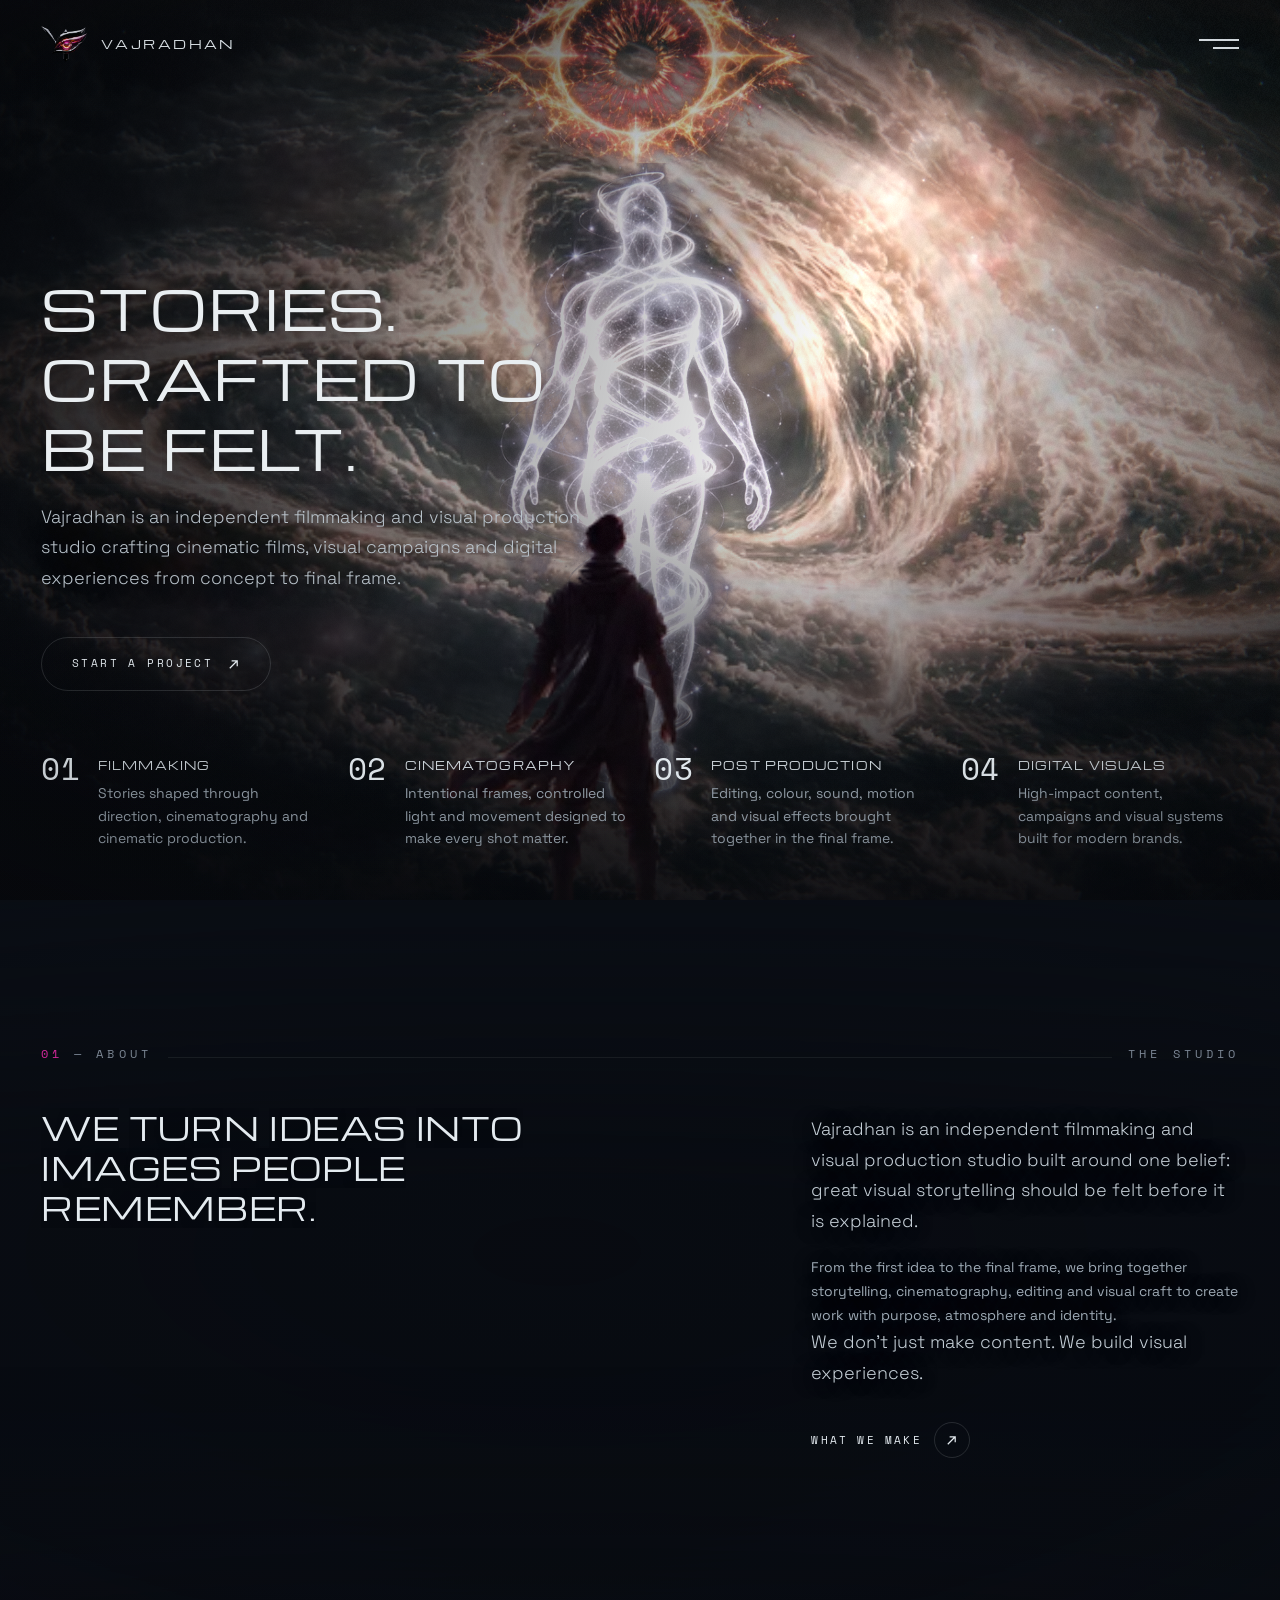
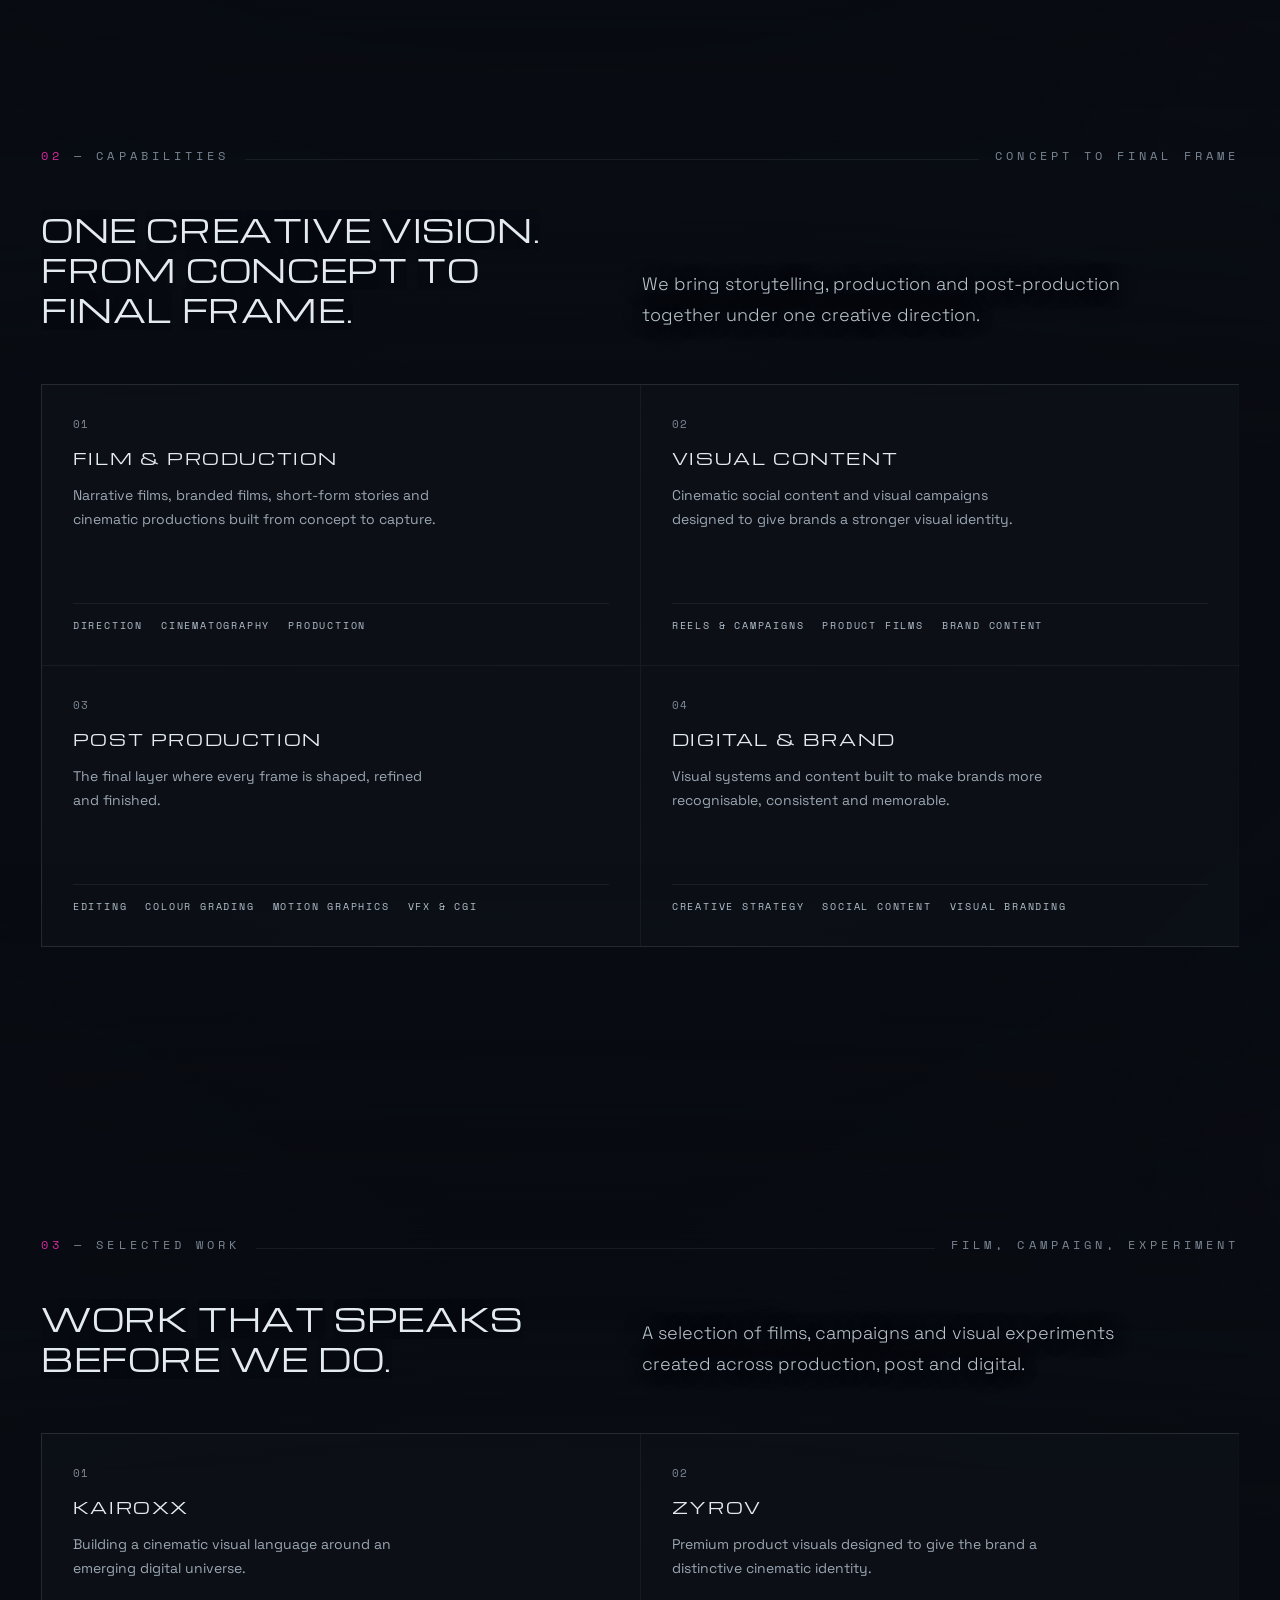
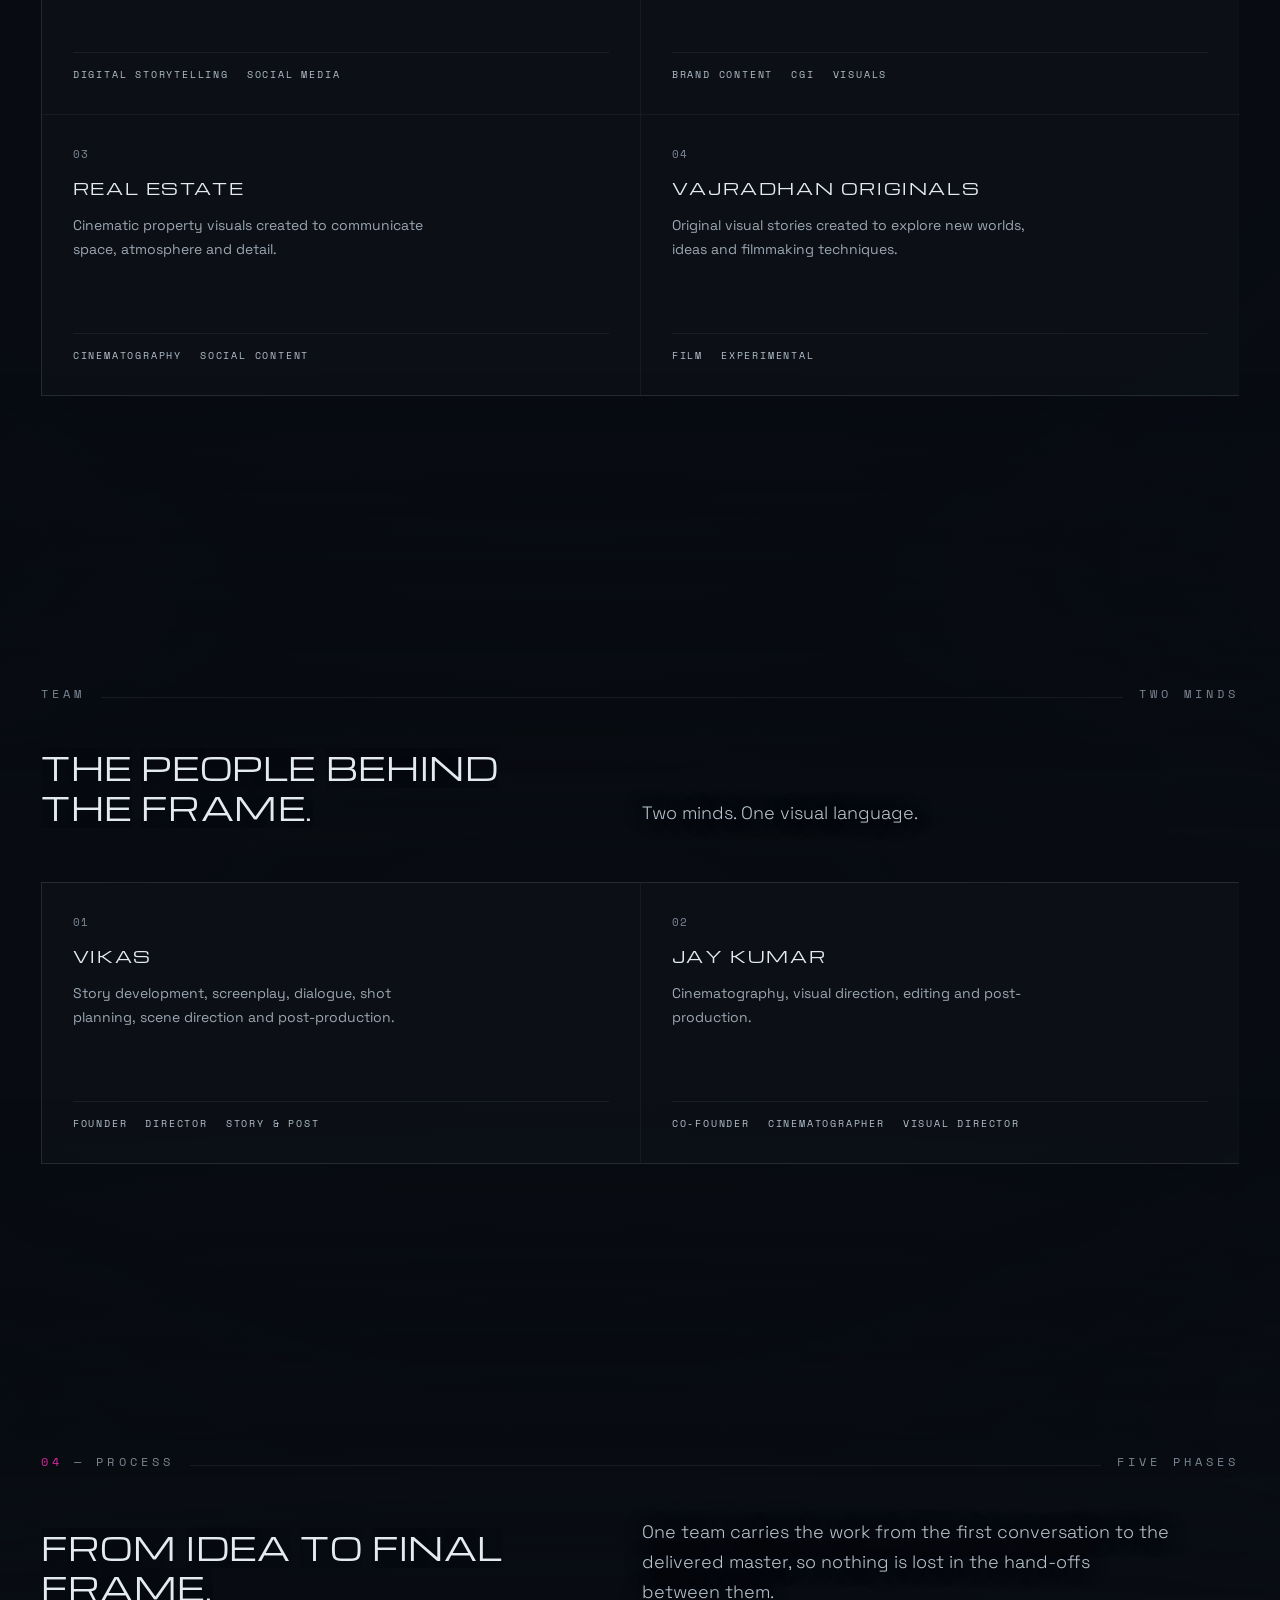
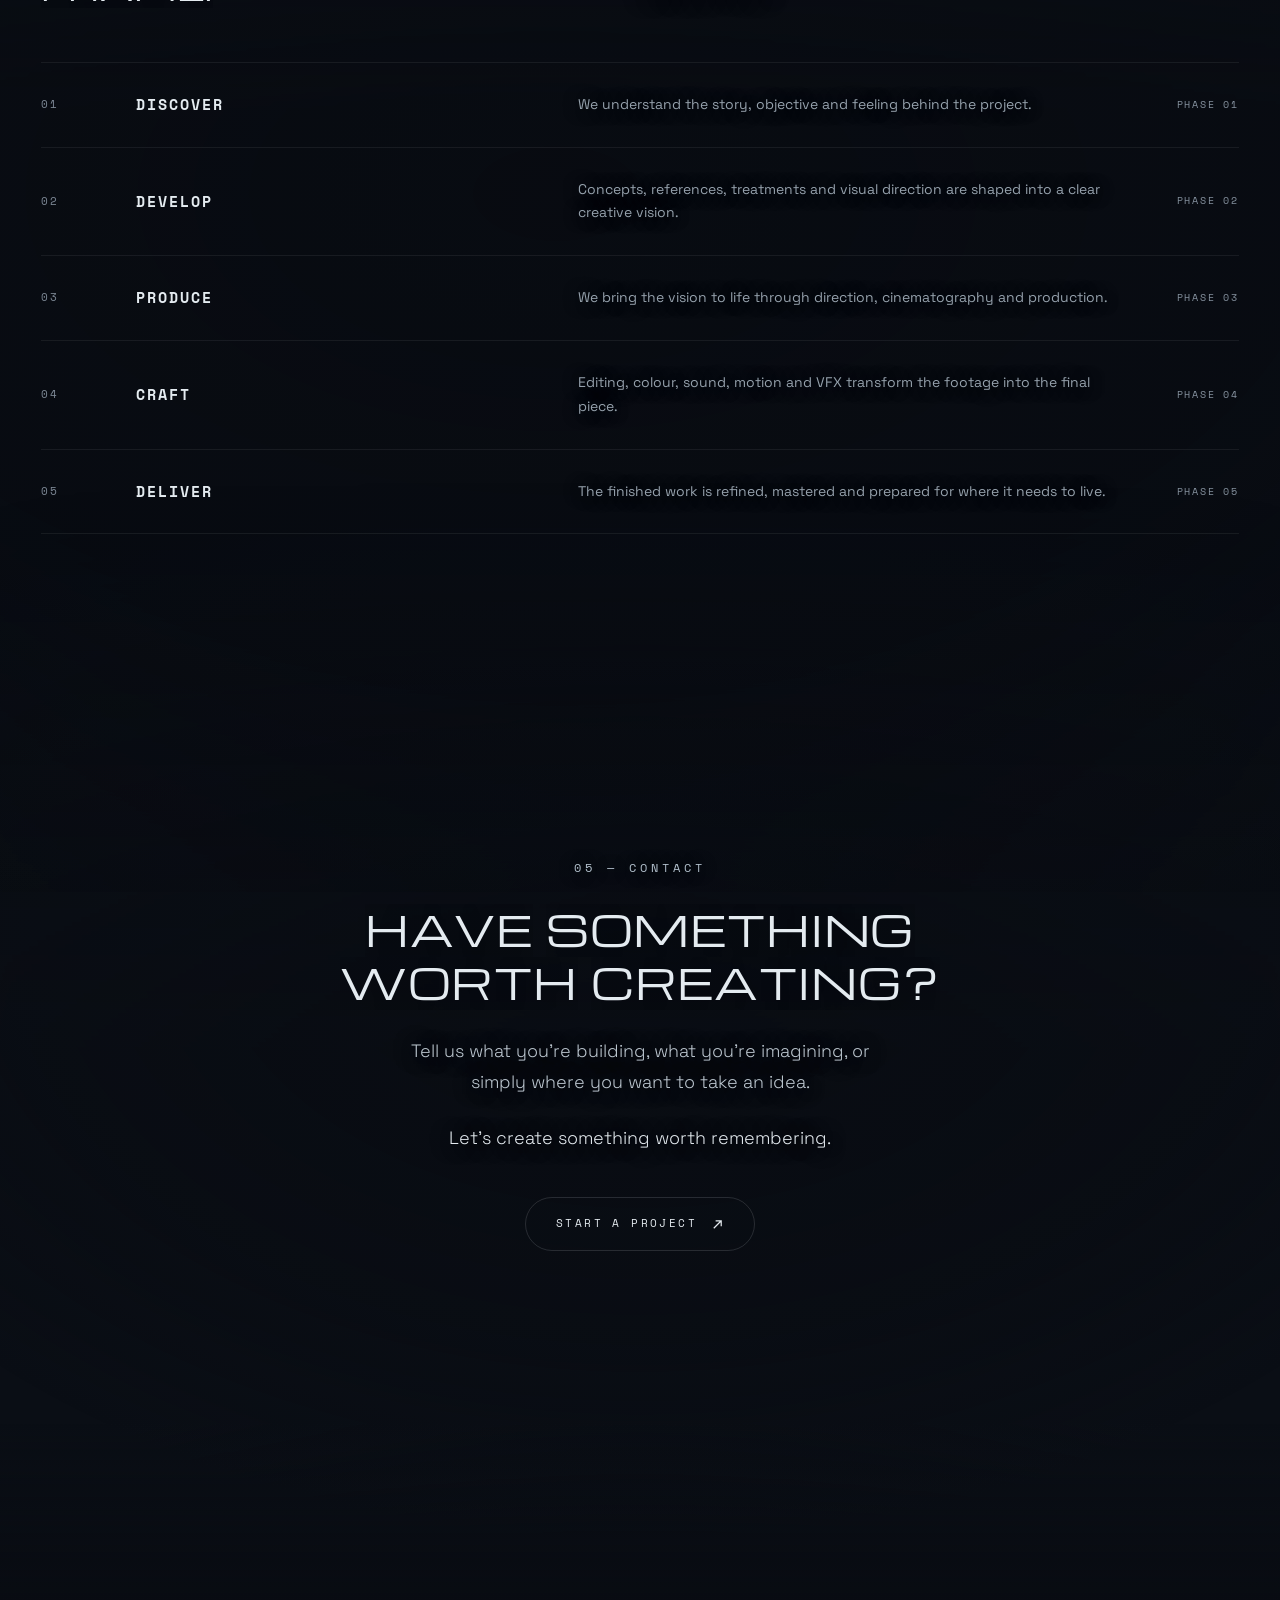
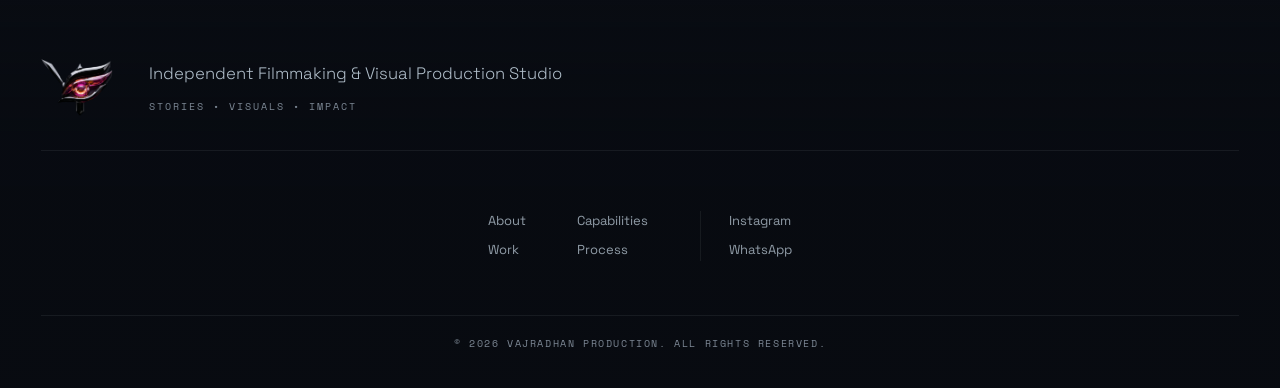
<file: index.html>
<!DOCTYPE html>
<html lang="en">
<head>
<meta charset="utf-8">
<meta name="viewport" content="width=device-width, initial-scale=1, viewport-fit=cover">
<title>Vajradhan</title>
<meta name="description" content="Vajradhan is an independent filmmaking and visual production studio crafting cinematic films, visual campaigns and digital experiences from concept to final frame.">
<meta name="theme-color" content="#0a0e15">
<!-- TODO: og:image / og:url want absolute URLs — add them, as the bare host, once the
     site has its final address. The canonical below is relative, which resolves to the
     same extensionless form at any depth and under a project subpath. -->
<link rel="canonical" href="./">
<link rel="icon" type="image/png" href="favicon.png">
<link rel="stylesheet" href="assets/fonts.css">
<link rel="stylesheet" href="assets/site.css">
<style>
/* ============================================================= hero
   Composed to the mock-up: the wordmark top left, the burger top right, the
   headline and its standfirst sitting on the lower ridges, and the four
   disciplines as a ruled strip along the foot of the frame. */
.hero{ position:relative; min-height:100svh; padding:0 var(--pad);
  display:flex; flex-direction:column; justify-content:flex-end; }
.hero::after{ content:''; position:absolute; left:0; right:0; bottom:0; height:48%; pointer-events:none;
  background:linear-gradient(transparent, rgba(8,10,14,.52) 52%, rgba(8,10,14,.80)); z-index:0; }
/* the plate runs to bright cloud behind the headline, which the foot scrim
   never reaches; this one rakes in from the left and is gone before the
   figure of light, so it darkens the copy without flattening the scene */
.hero::before{ content:''; position:absolute; inset:0; pointer-events:none; z-index:0;
  background:linear-gradient(104deg, rgba(8,10,14,.80) 0%, rgba(8,10,14,.58) 26%,
    rgba(8,10,14,.24) 46%, transparent 62%); }
/* upright, the copy fills the frame rather than sitting in its left half, so
   the scrim covers the whole of it instead of raking in from one side */
@media (max-aspect-ratio: 19/20){
  .hero::before{ background:linear-gradient(rgba(8,10,14,.58), rgba(8,10,14,.70) 46%, rgba(8,10,14,.80)); }
}
.hero > *{ position:relative; z-index:2; }
.chapters{
  display:grid; grid-template-columns:repeat(4,minmax(0,1fr)); gap:clamp(14px,2.2vw,44px);
  margin-top:clamp(36px,7vh,86px); padding-bottom:clamp(26px,5.6vh,70px);
}
.chip{ display:flex; gap:clamp(12px,1.4vw,28px); align-items:flex-start; cursor:default; }
.chip .num{ font-family:var(--font-mono); font-size:clamp(24px,2.4vw,42px); font-weight:400; line-height:1; letter-spacing:.02em;
  flex:0 0 auto; transition:color .35s var(--ease), transform .5s var(--ease-out); }
.chip .tx{ min-width:0; padding-top:.2em; }
.chip b{ display:block; font-family:var(--font-display); font-size:clamp(11px,.8vw,13px); font-weight:400; letter-spacing:.1em; text-transform:uppercase;
  color:#d3dbe1; margin-bottom:.7em; transition:color .35s var(--ease); white-space:normal; }
.chip .d{ display:block;  margin:0; font-size:14px; line-height:1.6; color:#98a3ad; max-width:30ch; transition:color .35s var(--ease); }
.chip:hover .num, .chip.on .num{ color:var(--ember); transform:translate3d(0,-2px,0); }
.chip:hover b, .chip.on b{ color:#fff; }
.chip:hover .d{ color:var(--bone-dim); }

/* Touch has no hover, so a press stands in for it: the same moves, quicker,
   and released on every exit path (see wirePress). */
@media (hover:none){
  .chip.is-press .num{ color:var(--ember); transform:translate3d(0,-2px,0); }
  .chip.is-press b{ color:#fff; }
  .chip.is-press .d{ color:var(--bone-dim); }
  .plate.is-press::before{ opacity:1; }
  .plate.is-press .bar{ transform:scaleX(1); }
  .plate.is-press > :not(.bar){ transform:translate3d(8px,0,0); }
  .plate.is-press .k{ color:var(--accent); }
  .row.is-press::before{ opacity:1; }
  .row.is-press .bar{ transform:scaleX(1); }
  .row.is-press > .k, .row.is-press > h3, .row.is-press > p{ transform:translate3d(clamp(8px,1.2vw,18px),0,0); }
  .row.is-press .k{ color:var(--accent); }
  .cta.is-press{ color:var(--ink); border-color:var(--bone); }
  .cta.is-press i{ transform:none; }
  .cta.is-press svg path{ stroke:var(--ink); }
  .arrowlink.is-press .ar{ background:var(--bone); border-color:var(--bone); }
  .arrowlink.is-press .ar svg path{ stroke:var(--ink); }
}

#contact::before{ background:radial-gradient(82% 58% at 50% 34%, rgba(8,11,17,.62), rgba(8,11,17,.34) 56%, rgba(8,11,17,0) 82%); }
/* — about: title across two columns, the reading held right */
.story{ display:grid; grid-template-columns:minmax(120px,.38fr) minmax(0,1.08fr) minmax(280px,.9fr);
  gap:clamp(20px,3vw,56px); align-items:start; }
.story h2{ grid-column:1 / 3; max-width:19ch; }
.story-copy{ grid-column:3; padding-top:6px; }
.story-copy .lead{ font-size:clamp(16px,1.4vw,19px); line-height:1.7; color:#c6d0d8; margin:0; font-weight:300; text-shadow:0 1px 20px rgba(4,6,10,.9); }
.story-copy .body{ margin:20px 0 0; }
.about-claim{ margin:24px 0 0; color:var(--bone); }
.arrowlink{ display:inline-flex; align-items:center; gap:12px; margin-top:34px; font-family:var(--font-mono);
  font-size:11px; font-weight:400; letter-spacing:.2em; text-transform:uppercase; color:var(--bone); }
.arrowlink .ar{ width:36px; height:36px; border:1px solid var(--line); border-radius:50%;
  display:grid; place-items:center; transition:background .5s var(--ease), border-color .5s var(--ease); }
.arrowlink .ar svg{ width:13px; height:13px; transition:transform .5s var(--ease-out); }
.arrowlink:hover .ar{ background:var(--bone); border-color:var(--bone); }
.arrowlink:hover .ar svg{ transform:translate3d(2px,-2px,0); }
.arrowlink:hover .ar svg path{ stroke:var(--ink); }

/* — selected work: four plates, staggered. The frames hold their box before
   any still arrives, so the grid never reflows when the client's images land. */
/* — process: a ruled list */
.rows{ border-top:1px solid var(--line-soft); }
.row{
  position:relative; display:grid; align-items:center;
  grid-template-columns:64px minmax(0,1fr) minmax(0,1.3fr) 96px;
  gap:clamp(14px,2.4vw,40px); padding:clamp(20px,2.4vw,30px) 0; border-bottom:1px solid var(--line-soft);
}
.row > .k, .row > h3, .row > p{ transition:transform .5s var(--ease-out), color .35s var(--ease); }
.row::before{ content:''; position:absolute; left:calc(var(--pad) * -1); right:0; top:0; bottom:0;
  background:linear-gradient(90deg, rgba(212,41,155,.10), transparent 46%);
  opacity:0; transition:opacity .5s var(--ease); pointer-events:none; }
.row:hover::before{ opacity:1; }
.row:hover > .k, .row:hover > h3, .row:hover > p{ transform:translate3d(clamp(8px,1.2vw,18px),0,0); }
.row .k{ font-family:var(--font-mono); font-size:11px; letter-spacing:.16em; color:var(--muted); }
.row:hover .k{ color:var(--accent); }
.row h3{ font-family:var(--font-mono); font-size:clamp(13px,1.15vw,17px); font-weight:700;
  letter-spacing:.14em; text-transform:uppercase; }
.row p{ margin:0; font-size:14px; line-height:1.7; color:#95a1ac; text-shadow:0 1px 16px rgba(4,6,10,.92); }
.row .t{ text-align:right; font-family:var(--font-mono); font-size:10px; letter-spacing:.18em; text-transform:uppercase; color:#8793a0; }
.row .bar{ position:absolute; left:0; bottom:-1px; height:1px; width:100%; background:var(--accent);
  transform:scaleX(0); transform-origin:left; transition:transform .7s var(--ease-out); }
.row:hover .bar{ transform:scaleX(1); }

/* — contact: the closing frame; the 3-D wordmark rises in the scene below it */
.fin{ min-height:100svh; display:flex; flex-direction:column; justify-content:flex-start; align-items:center;
  text-align:center; padding-top:clamp(120px,20vh,240px); }
.fin .eyebrow{ margin-bottom:26px; }
.fin h2{ font-size:clamp(24px,3.2vw,44px); line-height:1.26; letter-spacing:.02em; text-transform:uppercase; max-width:18ch; }
.fin p{ max-width:46ch; margin:26px auto 0; }
.fin-claim{ margin-top:18px; color:var(--bone); }

/* ============================================================= responsive */
@media (max-width:1080px){
  .story{ grid-template-columns:1fr; gap:26px; }
  .story h2, .story-copy{ grid-column:auto; }
  .story h2{ max-width:22ch; }
  .row{ grid-template-columns:44px minmax(0,1fr) 84px; }
  .row p{ display:none; }
  .chapters{ grid-template-columns:repeat(2,minmax(0,1fr)); gap:26px 20px; }
}
@media (max-width:820px){
  .chip .d{ display:block;  font-size:12px; }
}
@media (max-width:560px){
  .chapters{ gap:22px 14px; }
  .chip{ flex-direction:column; gap:6px; }
  .chip b{ white-space:normal; }
}
</style>
</head>
<body>

<canvas id="gl" aria-hidden="true"></canvas>
<!-- the no-WebGL scene: the same five layers, stacked in CSS; loaded only if shown -->
<div class="fb-stack" aria-hidden="true">
  <img class="fb-plate"  alt="" width="1920" height="1072" loading="lazy" decoding="async" sizes="100vw"
       src="assets/img/hero-plate-1920.webp"
       srcset="assets/img/hero-plate-960.webp 960w, assets/img/hero-plate-1920.webp 1920w">
  <img class="fb-galaxy" alt="" width="653" height="365" loading="lazy" decoding="async" sizes="114vw"
       src="assets/img/hero-galaxy-1920.webp"
       srcset="assets/img/hero-galaxy-960.webp 326w, assets/img/hero-galaxy-1920.webp 653w">
  <img class="fb-iris"   alt="" width="883" height="502" loading="lazy" decoding="async" sizes="46vw"
       src="assets/img/hero-iris-1920.webp"
       srcset="assets/img/hero-iris-960.webp 442w, assets/img/hero-iris-1920.webp 883w">
  <img class="fb-figure" alt="" width="768" height="1428" loading="lazy" decoding="async" sizes="22vw"
       src="assets/img/hero-figure-1920.webp"
       srcset="assets/img/hero-figure-960.webp 384w, assets/img/hero-figure-1920.webp 768w">
  <img class="fb-ring"   alt="" width="653" height="365" loading="lazy" decoding="async" sizes="114vw"
       src="assets/img/hero-galaxy-1920.webp"
       srcset="assets/img/hero-galaxy-960.webp 326w, assets/img/hero-galaxy-1920.webp 653w">
  <i class="fb-head" aria-hidden="true"></i>
  <img class="fb-rock"   alt="" width="998" height="581" loading="lazy" decoding="async" sizes="56vw"
       src="assets/img/hero-rock-1920.webp"
       srcset="assets/img/hero-rock-960.webp 499w, assets/img/hero-rock-1920.webp 998w">
</div>
<div id="vignette" aria-hidden="true"></div>
<div class="cur-dot" id="cursor" aria-hidden="true"></div>

<!-- ============================================================ preloader -->
<div id="pre" role="status" aria-live="polite">
  <div class="pre-in">
    <img class="pre-mark" src="assets/img/vajradhan-logo.webp" alt="" width="640" height="507" loading="lazy" decoding="async">
    <div class="pre-word" aria-hidden="true">VAJRADHAN</div>
    <div class="pre-bar"><i id="pre-fill"></i></div>
    <div class="pre-meta">
      <span id="pre-step">Loading</span><b><span id="pre-pct">0</span>%</b>
    </div>
  </div>
</div>

<!-- ============================================================ nav -->
<header class="nav" id="nav">
  <a class="brand" href="#top" data-cursor aria-label="Vajradhan — back to top">
    <img src="assets/img/vajradhan-logo.webp" alt="" width="640" height="507" loading="lazy" decoding="async">
    <b aria-hidden="true">VAJRADHAN</b>
  </a>
  <button class="nav-burger" id="burger" type="button" aria-label="Open menu" aria-controls="menu" aria-expanded="false" data-cursor><i></i><i></i></button>
</header>
<nav class="menu" id="menu" aria-label="Site">
  <a class="mlink" href="#about" data-cursor><span>01</span><b>About</b></a>
  <a class="mlink" href="#capabilities" data-cursor><span>02</span><b>Capabilities</b></a>
  <a class="mlink" href="#work" data-cursor><span>03</span><b>Work</b></a>
  <a class="mlink" href="#process" data-cursor><span>04</span><b>Process</b></a>
  <a class="mlink" href="#contact" data-cursor><span>05</span><b>Contact</b></a>
  <a class="mlink" href="packages/" data-cursor><span>06</span><b>Packages</b></a>
  <p class="menu-foot">
    <button class="cta" type="button" aria-disabled="true"
              data-wa="Hi Vajradhan — I’d like to talk about a project. Could we start a conversation?" data-cursor data-press>
      <i aria-hidden="true"></i><span>Start a Project</span>
      <svg viewBox="0 0 14 14" fill="none" width="13" height="13" aria-hidden="true"><path d="M3 11 11 3M5 3h6v6" stroke="#e4ebf0" stroke-width="1.3"/></svg>
    </button>
  </p>
</nav>
<div class="scrim" id="scrim" aria-hidden="true"></div>

<main class="page" id="top">

<!-- ============================================================ hero -->
<section class="hero" id="hero" data-cam="0" data-rail="Top" aria-labelledby="hero-title">
  <div class="hero-copy">
    <h1 class="display" id="hero-title" data-rv="up">Stories. Crafted to be felt.</h1>
    <p class="hero-sub" data-rv="up">Vajradhan is an independent filmmaking and visual production studio crafting
      cinematic films, visual campaigns and digital experiences from concept to final frame.</p>
    <button class="cta hero-cta" type="button" aria-disabled="true"
              data-wa="Hi Vajradhan — I’d like to talk about a project. Could we start a conversation?" data-rv="fade" data-cursor data-press>
      <i aria-hidden="true"></i><span>Start a Project</span>
      <svg viewBox="0 0 14 14" fill="none" width="13" height="13" aria-hidden="true"><path d="M3 11 11 3M5 3h6v6" stroke="#e4ebf0" stroke-width="1.3"/></svg>
    </button>
  </div>
  <div class="chapters" id="chips">
    <a class="chip" href="#capabilities" data-chip="0" data-rv="up" data-cursor data-press><span class="num">01</span>
      <span class="tx"><b>Filmmaking</b><span class="d">Stories shaped through direction, cinematography and cinematic production.</span></span></a>
    <a class="chip" href="#capabilities" data-chip="1" data-rv="up" data-cursor data-press><span class="num">02</span>
      <span class="tx"><b>Cinematography</b><span class="d">Intentional frames, controlled light and movement designed to make every shot matter.</span></span></a>
    <a class="chip" href="#capabilities" data-chip="2" data-rv="up" data-cursor data-press><span class="num">03</span>
      <span class="tx"><b>Post Production</b><span class="d">Editing, colour, sound, motion and visual effects brought together in the final frame.</span></span></a>
    <a class="chip" href="#capabilities" data-chip="3" data-rv="up" data-cursor data-press><span class="num">04</span>
      <span class="tx"><b>Digital Visuals</b><span class="d">High-impact content, campaigns and visual systems built for modern brands.</span></span></a>
  </div>
</section>

<!-- ============================================================ about -->
<section class="sec" id="about" data-cam="1" data-rail="About" aria-labelledby="about-title">
  <div class="sec-head" data-rv="fade">
    <span class="k"><b>01</b> — About</span><span class="rule"></span><span class="k">The studio</span>
  </div>
  <div class="story">
    <h2 class="display h-sec" id="about-title" data-rv="up">We turn ideas into images people remember.</h2>
    <div class="story-copy">
      <p class="lead" data-rv="up">Vajradhan is an independent filmmaking and visual production studio built around one
        belief: great visual storytelling should be felt before it is explained.</p>
      <p class="body" data-rv="up">From the first idea to the final frame, we bring together storytelling, cinematography,
        editing and visual craft to create work with purpose, atmosphere and identity.</p>
      <p class="lead about-claim" data-rv="up">We don’t just make content. We build visual experiences.</p>
      <a class="arrowlink" href="#capabilities" data-rv="fade" data-cursor data-press>
        <span>What we make</span>
        <span class="ar" aria-hidden="true"><svg viewBox="0 0 14 14" fill="none"><path d="M3 11 11 3M5 3h6v6" stroke="#e4ebf0" stroke-width="1.3"/></svg></span>
      </a>
    </div>
  </div>
  <!-- TODO: the stats row is out until the client has verified figures. The
       markup and styling are in git (see the About section before this commit);
       restore it with four real numbers rather than two. -->
</section>

<!-- ============================================================ capabilities -->
<section class="sec" id="capabilities" data-cam="2" data-rail="Capabilities" aria-labelledby="capabilities-title">
  <div class="sec-head" data-rv="fade">
    <span class="k"><b>02</b> — Capabilities</span><span class="rule"></span><span class="k">Concept to final frame</span>
  </div>
  <div class="split-head">
    <h2 class="display h-sec" id="capabilities-title" data-rv="up">One creative vision. From concept to final frame.</h2>
    <p class="body-lg" data-rv="up">We bring storytelling, production and post-production together under one creative
      direction.</p>
  </div>
  <div class="plates">
    <article class="plate" data-focus="0" data-rv="up" data-cursor data-press>
      <span class="k">01</span>
      <h3>Film &amp; Production</h3>
      <p>Narrative films, branded films, short-form stories and cinematic productions built from concept to capture.</p>
      <ul><li>Direction</li><li>Cinematography</li><li>Production</li></ul>
      <i class="bar" aria-hidden="true"></i>
    </article>
    <article class="plate" data-focus="1" data-rv="up" data-cursor data-press>
      <span class="k">02</span>
      <h3>Visual Content</h3>
      <p>Cinematic social content and visual campaigns designed to give brands a stronger visual identity.</p>
      <ul><li>Reels &amp; Campaigns</li><li>Product Films</li><li>Brand Content</li></ul>
      <i class="bar" aria-hidden="true"></i>
    </article>
    <article class="plate" data-focus="2" data-rv="up" data-cursor data-press>
      <span class="k">03</span>
      <h3>Post Production</h3>
      <p>The final layer where every frame is shaped, refined and finished.</p>
      <ul><li>Editing</li><li>Colour Grading</li><li>Motion Graphics</li><li>VFX &amp; CGI</li></ul>
      <i class="bar" aria-hidden="true"></i>
    </article>
    <article class="plate" data-focus="3" data-rv="up" data-cursor data-press>
      <span class="k">04</span>
      <h3>Digital &amp; Brand</h3>
      <p>Visual systems and content built to make brands more recognisable, consistent and memorable.</p>
      <ul><li>Creative Strategy</li><li>Social Content</li><li>Visual Branding</li></ul>
      <i class="bar" aria-hidden="true"></i>
    </article>
  </div>
</section>

<!-- ============================================================ selected work
     Text-only panels on the same .plate component the capabilities use: no
     imagery was supplied and none is coming. No clients, metrics or results
     are claimed anywhere in it.
     TODO: client to verify the four descriptions and their discipline tags. -->
<section class="sec" id="work" aria-labelledby="work-title">
  <div class="sec-head" data-rv="fade">
    <span class="k"><b>03</b> — Selected Work</span><span class="rule"></span><span class="k">Film, campaign, experiment</span>
  </div>
  <div class="split-head">
    <h2 class="display h-sec" id="work-title" data-rv="up">Work that speaks before we do.</h2>
    <p class="body-lg" data-rv="up">A selection of films, campaigns and visual experiments created across production,
      post and digital.</p>
  </div>
  <div class="plates">
    <article class="plate" data-rv="up" data-cursor data-press>
      <span class="k">01</span>
      <h3>Kairoxx</h3>
      <p>Building a cinematic visual language around an emerging digital universe.</p>
      <ul><li>Digital Storytelling</li><li>Social Media</li></ul>
      <i class="bar" aria-hidden="true"></i>
    </article>
    <article class="plate" data-rv="up" data-cursor data-press>
      <span class="k">02</span>
      <h3>Zyrov</h3>
      <p>Premium product visuals designed to give the brand a distinctive cinematic identity.</p>
      <ul><li>Brand Content</li><li>CGI</li><li>Visuals</li></ul>
      <i class="bar" aria-hidden="true"></i>
    </article>
    <article class="plate" data-rv="up" data-cursor data-press>
      <span class="k">03</span>
      <h3>Real Estate</h3>
      <p>Cinematic property visuals created to communicate space, atmosphere and detail.</p>
      <ul><li>Cinematography</li><li>Social Content</li></ul>
      <i class="bar" aria-hidden="true"></i>
    </article>
    <article class="plate" data-rv="up" data-cursor data-press>
      <span class="k">04</span>
      <h3>Vajradhan Originals</h3>
      <p>Original visual stories created to explore new worlds, ideas and filmmaking techniques.</p>
      <ul><li>Film</li><li>Experimental</li></ul>
      <i class="bar" aria-hidden="true"></i>
    </article>
  </div>
</section>

<!-- ============================================================ team -->
<section class="sec" id="team" aria-labelledby="team-title">
  <div class="sec-head" data-rv="fade">
    <span class="k">Team</span><span class="rule"></span><span class="k">Two minds</span>
  </div>
  <div class="split-head">
    <h2 class="display h-sec" id="team-title" data-rv="up">The people behind the frame.</h2>
    <p class="body-lg" data-rv="up">Two minds. One visual language.</p>
  </div>
  <div class="plates">
    <article class="plate" data-focus="0" data-rv="up" data-cursor data-press>
      <span class="k">01</span>
      <h3>Vikas</h3>
      <p>Story development, screenplay, dialogue, shot planning, scene direction and post-production.</p>
      <ul><li>Founder</li><li>Director</li><li>Story &amp; Post</li></ul>
      <i class="bar" aria-hidden="true"></i>
    </article>
    <article class="plate" data-focus="1" data-rv="up" data-cursor data-press>
      <span class="k">02</span>
      <h3>Jay Kumar</h3>
      <p>Cinematography, visual direction, editing and post-production.</p>
      <ul><li>Co-Founder</li><li>Cinematographer</li><li>Visual Director</li></ul>
      <i class="bar" aria-hidden="true"></i>
    </article>
  </div>
</section>

<!-- ============================================================ process -->
<section class="sec" id="process" data-cam="3" data-rail="Process" aria-labelledby="process-title">
  <div class="sec-head" data-rv="fade">
    <span class="k"><b>04</b> — Process</span><span class="rule"></span><span class="k">Five phases</span>
  </div>
  <div class="split-head">
    <h2 class="display h-sec" id="process-title" data-rv="up">From idea to final frame.</h2>
    <p class="body-lg" data-rv="up">One team carries the work from the first conversation to the delivered master, so nothing is lost
      in the hand-offs between them.</p>
  </div>
  <div class="rows">
    <div class="row" data-focus="0" data-rv="up" data-press><span class="k">01</span><h3>Discover</h3>
      <p>We understand the story, objective and feeling behind the project.</p><span class="t">Phase 01</span><i class="bar" aria-hidden="true"></i></div>
    <div class="row" data-focus="1" data-rv="up" data-press><span class="k">02</span><h3>Develop</h3>
      <p>Concepts, references, treatments and visual direction are shaped into a clear creative vision.</p><span class="t">Phase 02</span><i class="bar" aria-hidden="true"></i></div>
    <div class="row" data-focus="2" data-rv="up" data-press><span class="k">03</span><h3>Produce</h3>
      <p>We bring the vision to life through direction, cinematography and production.</p><span class="t">Phase 03</span><i class="bar" aria-hidden="true"></i></div>
    <div class="row" data-focus="3" data-rv="up" data-press><span class="k">04</span><h3>Craft</h3>
      <p>Editing, colour, sound, motion and VFX transform the footage into the final piece.</p><span class="t">Phase 04</span><i class="bar" aria-hidden="true"></i></div>
    <div class="row" data-focus="0" data-rv="up" data-press><span class="k">05</span><h3>Deliver</h3>
      <p>The finished work is refined, mastered and prepared for where it needs to live.</p><span class="t">Phase 05</span><i class="bar" aria-hidden="true"></i></div>
  </div>
</section>

<!-- ============================================================ contact -->
<section class="sec fin" id="contact" data-cam="4" data-rail="Contact" aria-labelledby="contact-title">
  <div class="eyebrow" data-rv="fade">05 — Contact</div>
  <h2 class="display" id="contact-title" data-rv="up">Have something worth creating?</h2>
  <p class="body-lg" data-rv="up">Tell us what you’re building, what you’re imagining, or simply where you want to
    take an idea.</p>
  <p class="body-lg fin-claim" data-rv="up">Let’s create something worth remembering.</p>
  <!-- This opens WhatsApp with a general opener, and stays disabled until the
       number is set in site.js.
       TODO: client to approve the message copy. -->
  <button class="cta" type="button" aria-disabled="true"
          data-wa="Hi Vajradhan — I’d like to talk about a project. Could we start a conversation?" data-rv="fade" data-cursor data-press>
    <i aria-hidden="true"></i><span>Start a Project</span>
    <svg viewBox="0 0 14 14" fill="none" width="13" height="13" aria-hidden="true"><path d="M3 11 11 3M5 3h6v6" stroke="#e4ebf0" stroke-width="1.3"/></svg>
  </button>
</section>

<!-- ============================================================ footer -->
<footer class="foot" data-cam="5" data-rail="Footer">
  <div class="foot-grid">
    <div class="foot-brand" data-rv="up">
      <img src="assets/img/vajradhan-logo.webp" alt="Vajradhan" width="640" height="507" loading="lazy" decoding="async">
      <div class="foot-lines">
        <p>Independent Filmmaking &amp; Visual Production Studio</p>
        <p class="foot-keys">Stories &bull; Visuals &bull; Impact</p>
      </div>
    </div>
    <nav class="foot-nav" aria-label="Footer" data-rv="up">
      <ul>
        <li><a href="#about" data-cursor>About</a></li>
        <li><a href="#work" data-cursor>Work</a></li>
      </ul>
      <ul>
        <li><a href="#capabilities" data-cursor>Capabilities</a></li>
        <li><a href="#process" data-cursor>Process</a></li>
      </ul>
      <ul class="foot-reach">
        <li><a href="https://www.instagram.com/vajradhan" target="_blank" rel="noopener" data-cursor>Instagram</a></li>
        <!-- TODO: client to approve copy -->
        <li data-wa="Hi Vajradhan — I’d like to talk about a project. Could we start a conversation?">WhatsApp</li>
      </ul>
    </nav>
  </div>
  <div class="foot-base" data-rv="fade">
    <span>© 2026 Vajradhan Production. All rights reserved.</span>
  </div>
</footer>

</main>

<nav class="rail" id="rail" aria-label="Sections"></nav>

<script src="vendor/three.min.js"></script>
<script src="assets/site.js"></script>
</body>
</html>
</file>
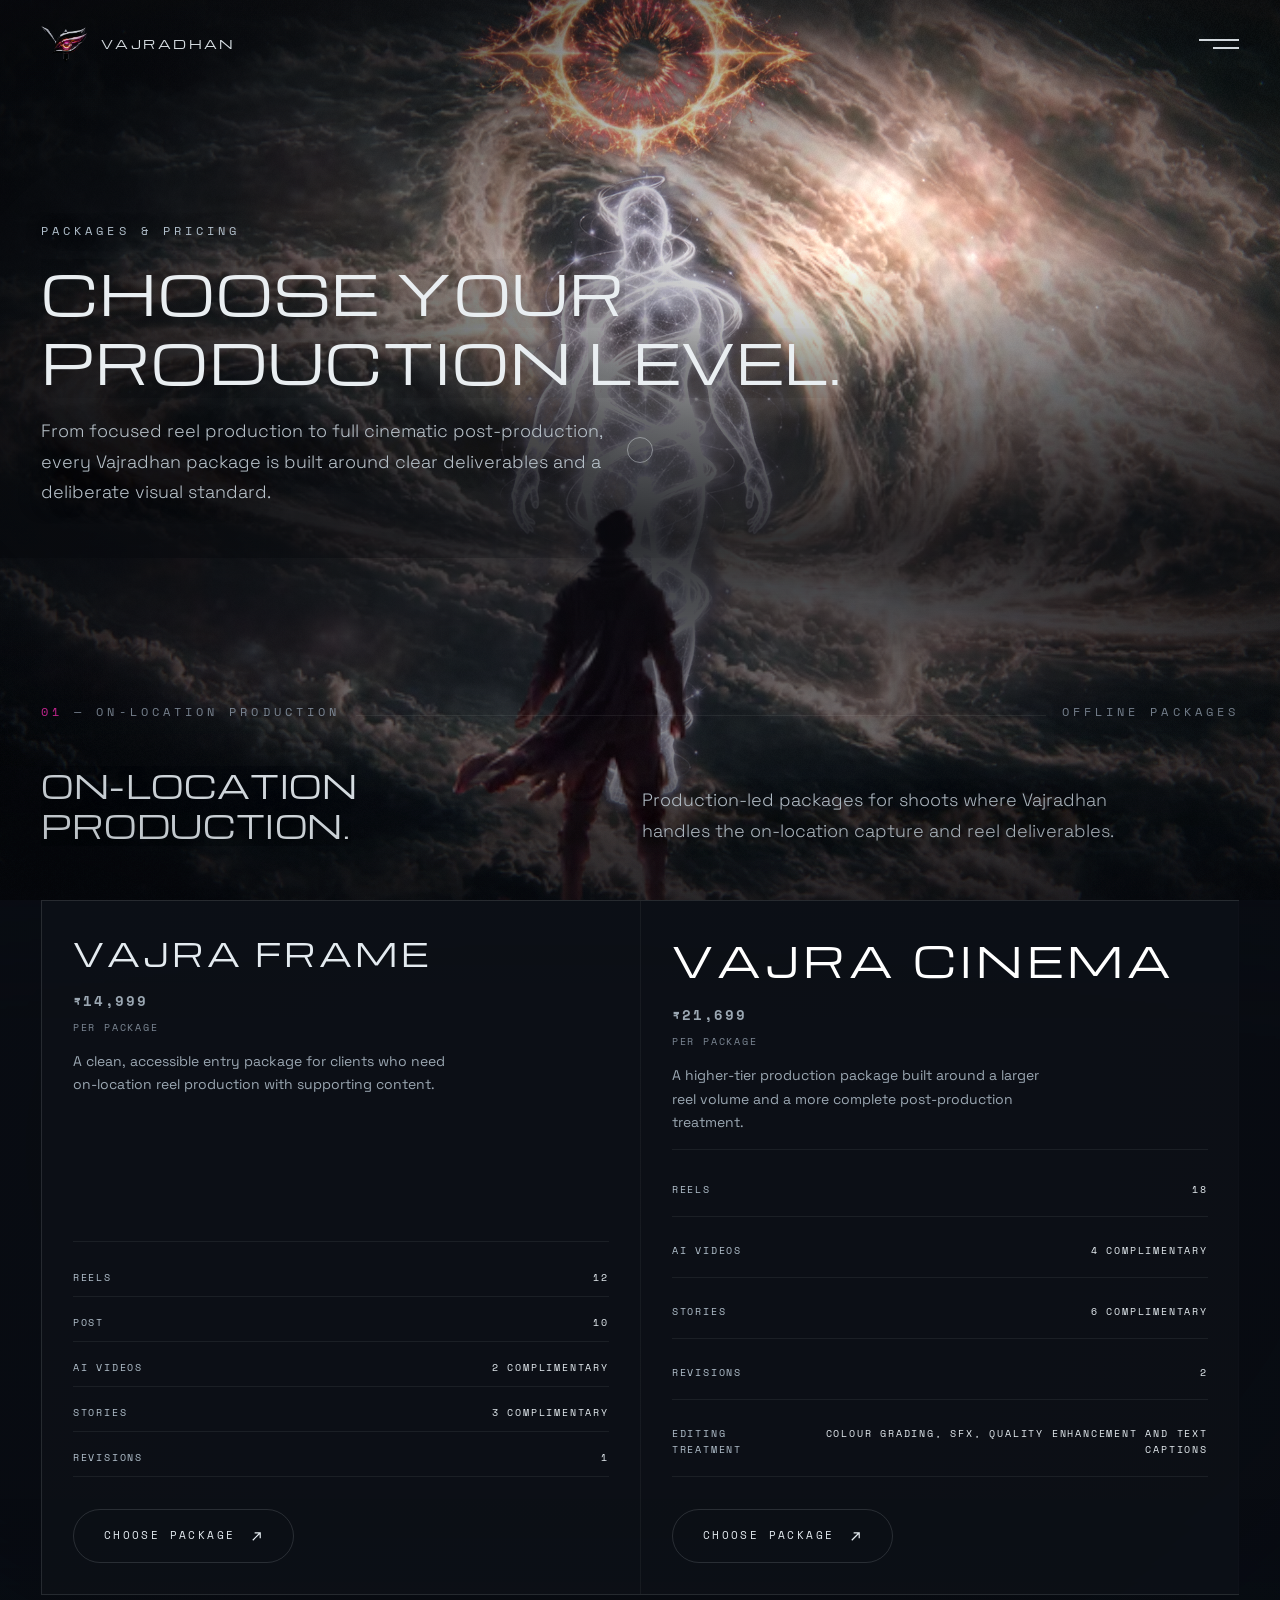
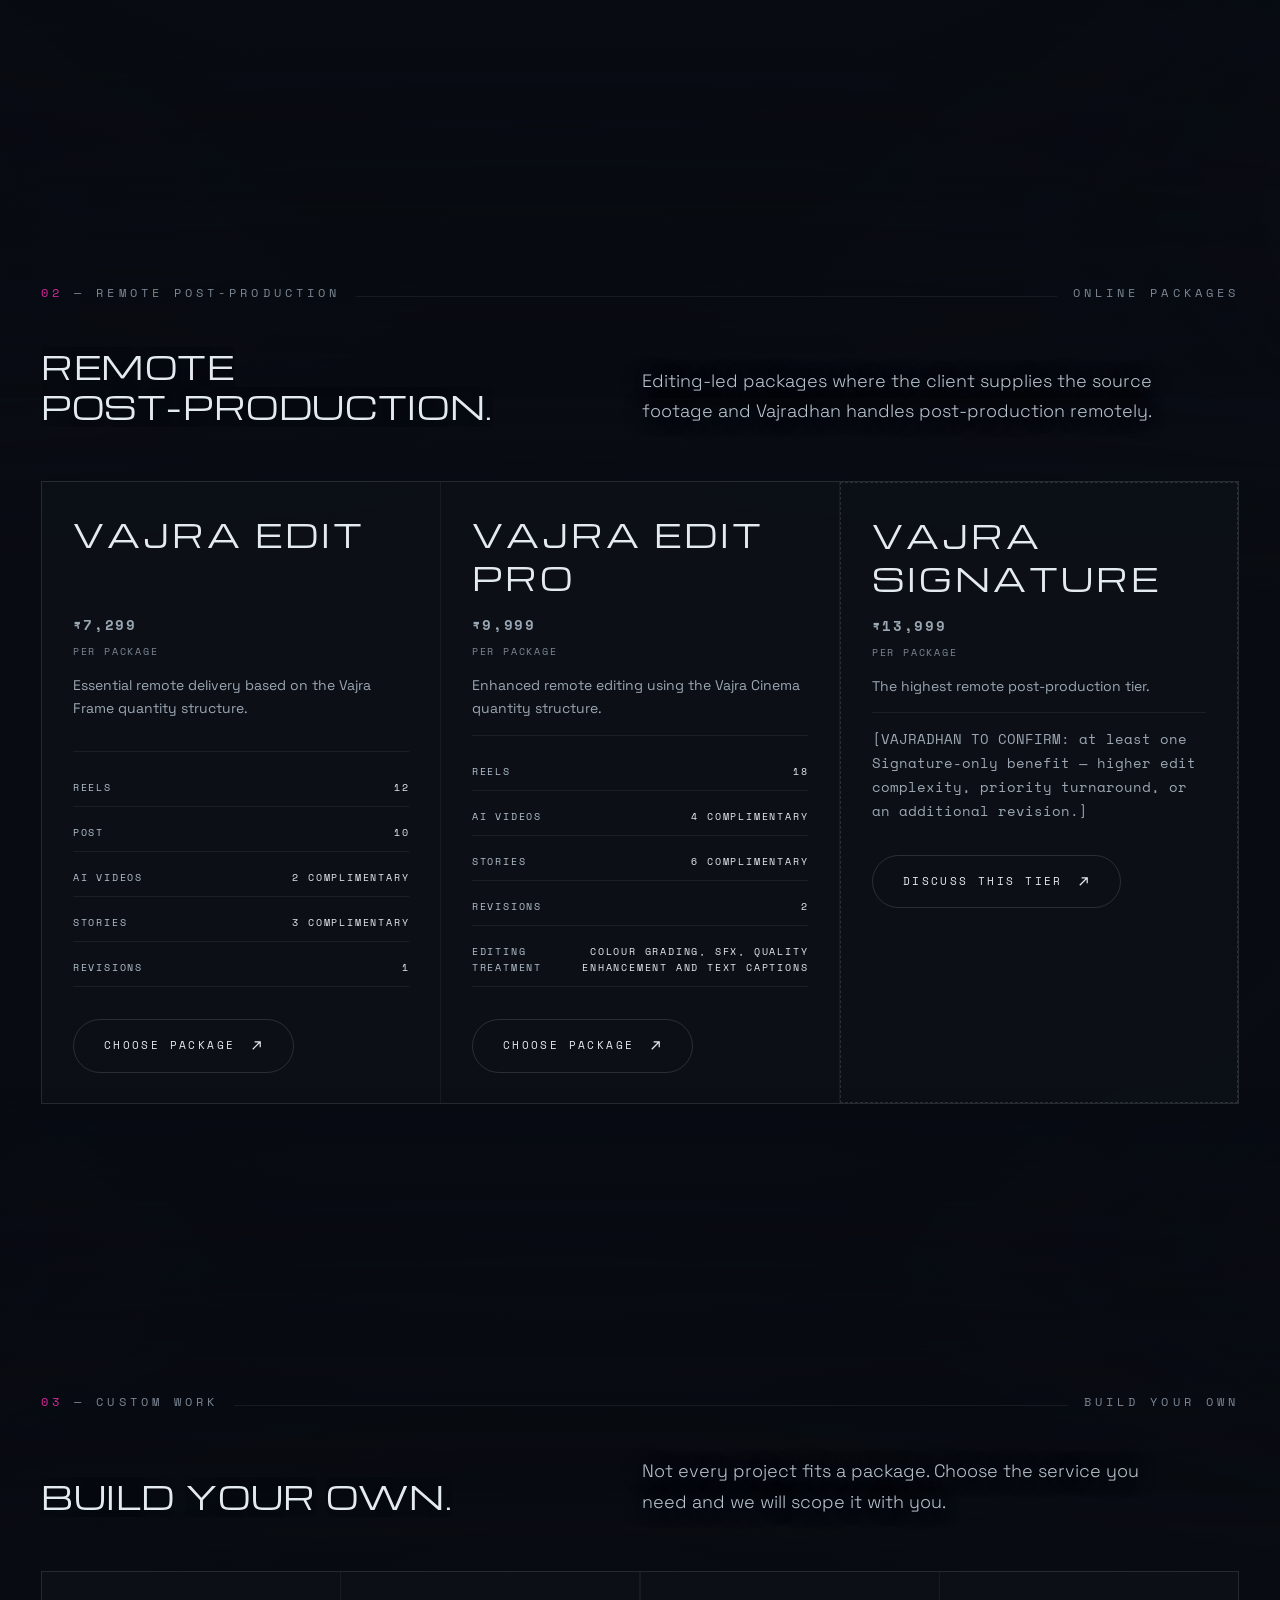
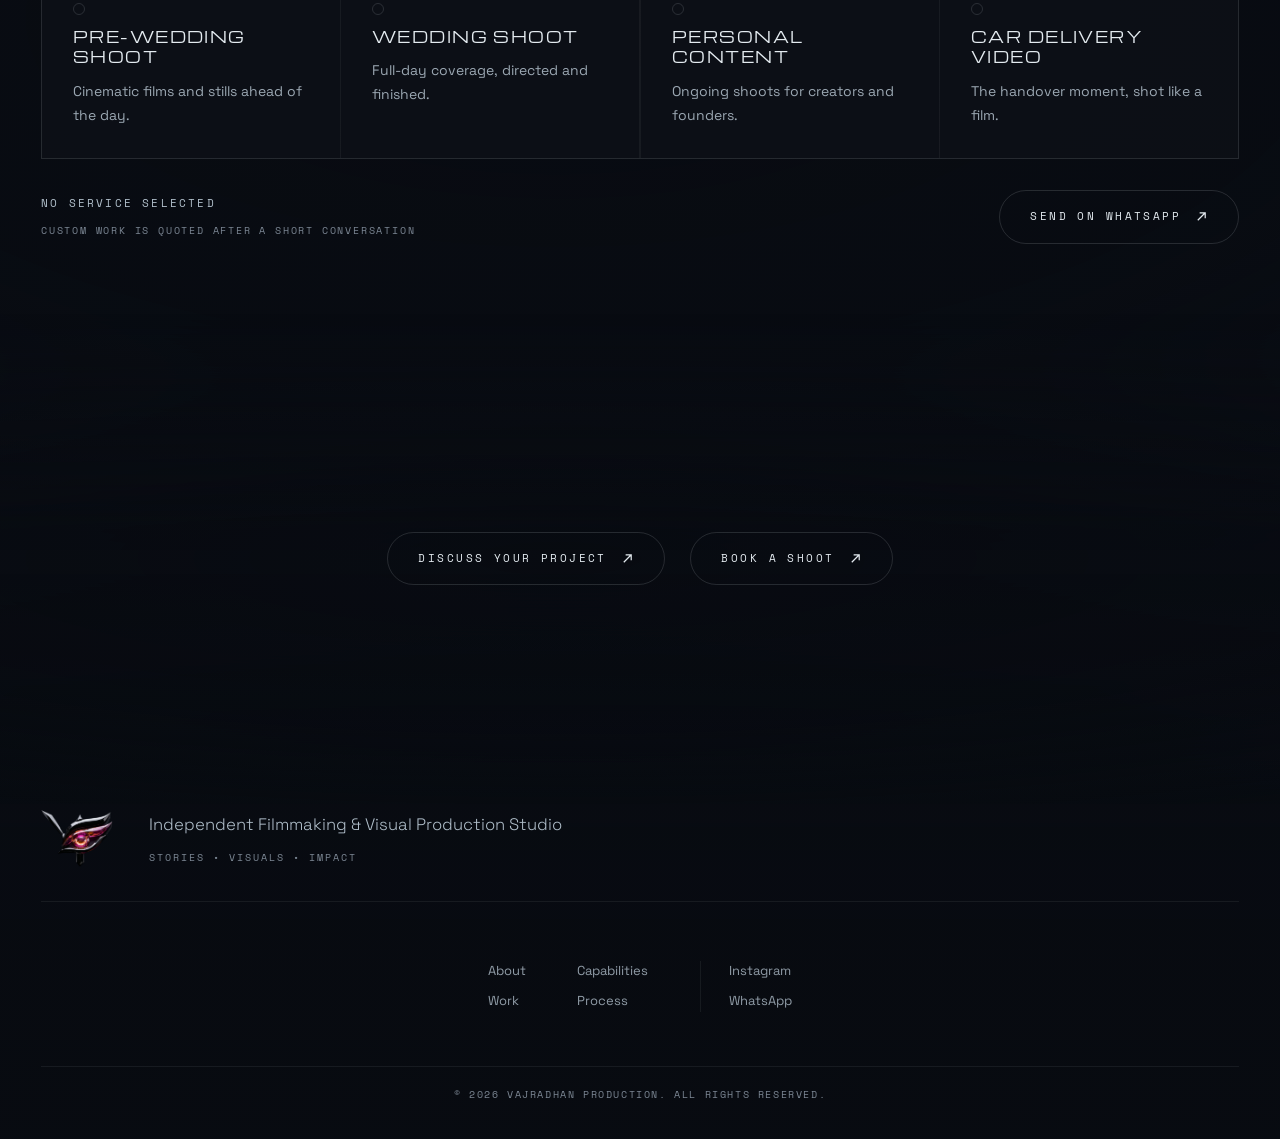
<file: packages/index.html>
<!DOCTYPE html>
<html lang="en">
<head>
<meta charset="utf-8">
<meta name="viewport" content="width=device-width, initial-scale=1, viewport-fit=cover">
<title>Vajradhan</title>
<meta name="description" content="Vajradhan production and post-production packages: on-location shoot and reel production, and remote editing-led delivery, each with clear deliverables and a fixed price.">
<meta name="theme-color" content="#0a0e15">
<!-- TODO: og:image / og:url want absolute URLs — add them, as <host>/packages/, once the
     site has its final address. The canonical below is relative, which resolves to the
     same extensionless form at any depth and under a project subpath. -->
<link rel="canonical" href="./">
<link rel="icon" type="image/png" href="../favicon.png">
<link rel="stylesheet" href="../assets/fonts.css">
<link rel="stylesheet" href="../assets/site.css">
<style>
/* =============================================== packages · page-specific
   The closing band arrives in the stage after this.

   The band is the hero's frame at 62% of it, and the copy inside it is the
   hero's copy block: .band-copy, .band h1 and .band-sub are the same rules
   the hero uses, shared from site.css, so the two pages open the same way at
   two heights. The scrims are the hero's two, unchanged. */
.band{ position:relative; min-height:62svh; padding:0 var(--pad);
  display:flex; flex-direction:column; justify-content:flex-end; }
.band-copy{ padding-bottom:clamp(26px,5.6vh,70px); }
.band .eyebrow{ display:block; margin-bottom:clamp(14px,2vh,26px); }
/* Michroma is very wide, and the hero's 48% measure breaks this heading over
   four lines in a band only 62svh tall. Above the 1080 breakpoint the band
   takes the work cards' measure instead, which holds it to two; below it the
   shared rule already narrows the copy and the heading wraps as the hero's
   does. */
@media (min-width:1081px){ .band-copy{ max-width:min(1100px,100%); } }

/* The hero's foot scrim ends at the fold, where nothing follows it. This band
   ends mid-screen, so the same rule would leave a hard horizontal edge with
   open sky under it. The scrim runs on past the band instead and fades out,
   handing over to the section scrim on its way in. */
.band::after{ content:''; position:absolute; left:0; right:0; top:46%; bottom:-20vh; pointer-events:none;
  background:linear-gradient(transparent, rgba(8,10,14,.52) 34%, rgba(8,10,14,.80) 58%,
    rgba(8,10,14,.52) 80%, transparent); z-index:0; }
.band::before{ content:''; position:absolute; inset:0; pointer-events:none; z-index:0;
  background:linear-gradient(104deg, rgba(8,10,14,.80) 0%, rgba(8,10,14,.58) 26%,
    rgba(8,10,14,.24) 46%, transparent 62%); }
@media (max-aspect-ratio: 19/20){
  /* upright, the raking scrim becomes a full cover, so it needs the same
     tail as the foot one or it ends on a line of its own */
  .band::before{ inset:0 0 -20vh;
    background:linear-gradient(rgba(8,10,14,.58), rgba(8,10,14,.70) 36%, rgba(8,10,14,.80) 62%,
      rgba(8,10,14,.52) 82%, transparent); }
}
.band > *{ position:relative; z-index:2; }

/* ------------------------------------------------------------- the cards
   Every card is a .plate: same box, same hairline grid, same hover lean,
   same accent wash and foot bar. Only two things are new, and both were
   missing from the component rather than restyled -- the price block and
   the label-and-value rows. Every value below already exists elsewhere on
   the site. */
.pk-card h3{ font-size:clamp(22px,2.4vw,34px); }
/* the price: the second-loudest thing on the card, after the name */
.pk-price{ margin:0; font-family:var(--font-mono); font-size:clamp(15px,1.3vw,20px);
  font-weight:700; letter-spacing:.12em; color:#fff; }
.pk-price small{ display:block; margin-top:6px; font-family:var(--font-mono); font-size:10px;
  font-weight:400; letter-spacing:.18em; text-transform:uppercase; color:var(--muted); }
/* the deliverables: .plate's own list, turned from a tag row into rows of
   label and value. It keeps the component's mono, size, tracking and colour. */
.pk-list{ flex-direction:column; gap:0; padding:0; }
.pk-list li{ display:flex; align-items:baseline; justify-content:space-between; gap:18px;
  padding:10px 0; border-bottom:1px solid var(--line-soft); }
.pk-list li:first-child{ padding-top:14px; }
.pk-list .v{ color:var(--bone); text-align:right; }
.pk-card .cta{ margin-top:18px; align-self:flex-start; }

/* Vajra Cinema is the one tier the brief calls premium. Three resting
   distinctions, no claim among them: a larger name, that name a shade
   brighter, and more air down the deliverables list. The scale and the air
   carry it.

   All three are styles the card simply has. Nothing here touches the wash,
   the foot bar, the 8px lean or the button -- every one of those is a state
   the card enters under the cursor, and holding any of them on at rest is
   what made this card read as permanently hovered. The button is the plain
   .cta, identical to the other four, and fills only on hover.

   Every other card's name already computes to --bone, inherited from body,
   so the brighter step here is #fff. */
.pk-card--lead h3{ font-size:clamp(24px,3.2vw,44px); color:#fff; }
.pk-card--lead .pk-list li{ padding:18px 0; }

/* Three across for the online tiers. Declared above the 820 breakpoint only,
   so the shared rule that stacks .plates on a phone still wins there. */
@media (min-width:821px){
  .plates--three{ grid-template-columns:repeat(3,minmax(0,1fr)); }
  /* two of the three names wrap at this column width and one does not, which
     would step the prices out of line down the row. The name reserves two of
     its own lines so every price starts level. */
  .plates--three .pk-card h3{ min-height:2.8em; }
}

/* Vajra Signature is unfinished by instruction: priced above Vajra Edit Pro
   with no differentiator stated anywhere. The dashed edge is the one dashed
   border on the site, and it is here so the gap is impossible to miss. */
.pk-card--open{ border:1px dashed var(--line); }
.pk-confirm{ margin:auto 0 0; padding:14px 0 0; border-top:1px solid var(--line-soft);
  font-family:var(--font-mono); font-size:11px; line-height:1.7; letter-spacing:0;
  color:var(--bone-dim); }

/* ------------------------------------------------------------ custom work
   Four choices built on .plate: same box, same hover lean, same foot bar.
   Selected is the component's own wash recipe in ember, the outline the work
   cards use, and a filled dot. Every value is one already on the site.
   One service at a time, so the group is a radio group and the dot reads as
   what it looks like. */
@media (min-width:821px){ .plates--four{ grid-template-columns:repeat(4,minmax(0,1fr)); } }
.svc{ min-height:0; text-align:left; gap:12px; }
.svc h3{ margin:0; font-family:var(--font-display); font-size:clamp(13px,1.15vw,17px);
  font-weight:400; letter-spacing:.1em; text-transform:uppercase; line-height:1.4; }
.svc p{ margin:0; max-width:42ch; font-size:14px; line-height:1.7; color:#9ba7b2; }
.svc .dot{ width:12px; height:12px; border:1px solid var(--line); border-radius:50%;
  transition:background-color .35s var(--ease), border-color .35s var(--ease); }
.svc[aria-checked="true"]{ outline:1px solid var(--ember); outline-offset:-1px;
  background:linear-gradient(145deg, rgba(255,138,61,.14), transparent 58%), rgba(10,14,21,.84); }
.svc[aria-checked="true"] .dot{ background:var(--ember); border-color:var(--ember); }
/* The selected outline is (0,2,0) and would otherwise outrank the global
   :focus-visible at (0,1,0), leaving a chosen tile with no visible ring.
   This matches its specificity and follows it, so focus always shows. */
.svc:focus-visible{ outline:1px solid var(--accent); outline-offset:4px; }
.svc-foot{ display:flex; flex-wrap:wrap; align-items:center; justify-content:space-between;
  gap:18px; margin-top:clamp(22px,2.4vw,36px); }
.svc-foot .cta{ margin-top:0; }
.svc-count{ margin:0; font-family:var(--font-mono); font-size:11px; letter-spacing:.2em;
  text-transform:uppercase; color:var(--bone-dim); }
.svc-note{ margin:10px 0 0; font-family:var(--font-mono); font-size:10px; letter-spacing:.18em;
  text-transform:uppercase; color:var(--muted); }

/* ----------------------------------------------------------- the closing band
   Two buttons and nothing else, centred in the section's own air. */
.pk-actions{ display:flex; flex-wrap:wrap; justify-content:center;
  gap:clamp(14px,2vw,34px); }
.pk-actions .cta{ margin-top:0; }

/* This page has five waypoints to the home page's six, so its walk ends on
   the contact pose rather than the footer one, and the figure of light is at
   full brightness exactly where the footer copy sits.

   The footer scrim could not fix that on its own: .foot sits outside .page,
   so it has no stacking context of its own and its z-index:-1 ::before
   paints *under* the fixed canvas. Section scrims work because .sec is
   inside .page, which is a stacking context. `isolation` gives the footer
   one too, so its scrim lands on the scene instead of behind it, and the
   gradient is then deepened to carry this page's much brighter frame.
   TODO: the same is true of the home page's footer -- the scrim is simply
   not needed there yet. Worth fixing in the shared layer rather than here. */
.foot{ isolation:isolate; }
.foot::before{ background:linear-gradient(rgba(8,11,17,.34), rgba(8,11,17,.80) 26%,
  rgba(8,11,17,.95) 52%, rgba(8,11,17,.98)); }

/* These section labels run longer than any on the home page, so upright they
   collide across the rule. Each takes a line instead. */
@media (max-width:560px){
  #offline .sec-head, #online .sec-head, #customize .sec-head{ display:grid; gap:6px; }
  #offline .sec-head .rule, #online .sec-head .rule, #customize .sec-head .rule{ display:none; }
}
</style>
</head>
<!-- data-scene holds the pointer parallax and the idle drift back to just
     over half strength: the same world as the home page, not competing with
     it. 1 is the landing page's own setting. -->
<body data-scene="0.55">

<canvas id="gl" aria-hidden="true"></canvas>
<!-- the no-WebGL scene: the same layers, stacked in CSS; loaded only if shown -->
<div class="fb-stack" aria-hidden="true">
  <img class="fb-plate"  alt="" width="1920" height="1072" loading="lazy" decoding="async" sizes="100vw"
       src="../assets/img/hero-plate-1920.webp"
       srcset="../assets/img/hero-plate-960.webp 960w, ../assets/img/hero-plate-1920.webp 1920w">
  <img class="fb-galaxy" alt="" width="653" height="365" loading="lazy" decoding="async" sizes="114vw"
       src="../assets/img/hero-galaxy-1920.webp"
       srcset="../assets/img/hero-galaxy-960.webp 326w, ../assets/img/hero-galaxy-1920.webp 653w">
  <img class="fb-iris"   alt="" width="883" height="502" loading="lazy" decoding="async" sizes="46vw"
       src="../assets/img/hero-iris-1920.webp"
       srcset="../assets/img/hero-iris-960.webp 442w, ../assets/img/hero-iris-1920.webp 883w">
  <img class="fb-figure" alt="" width="768" height="1428" loading="lazy" decoding="async" sizes="22vw"
       src="../assets/img/hero-figure-1920.webp"
       srcset="../assets/img/hero-figure-960.webp 384w, ../assets/img/hero-figure-1920.webp 768w">
  <img class="fb-ring"   alt="" width="653" height="365" loading="lazy" decoding="async" sizes="114vw"
       src="../assets/img/hero-galaxy-1920.webp"
       srcset="../assets/img/hero-galaxy-960.webp 326w, ../assets/img/hero-galaxy-1920.webp 653w">
  <i class="fb-head" aria-hidden="true"></i>
  <img class="fb-rock"   alt="" width="998" height="581" loading="lazy" decoding="async" sizes="56vw"
       src="../assets/img/hero-rock-1920.webp"
       srcset="../assets/img/hero-rock-960.webp 499w, ../assets/img/hero-rock-1920.webp 998w">
</div>
<div id="vignette" aria-hidden="true"></div>
<div class="cur-dot" id="cursor" aria-hidden="true"></div>

<!-- ============================================================ preloader -->
<div id="pre" role="status" aria-live="polite">
  <div class="pre-in">
    <img class="pre-mark" src="../assets/img/vajradhan-logo.webp" alt="" width="640" height="507" loading="lazy" decoding="async">
    <div class="pre-word" aria-hidden="true">VAJRADHAN</div>
    <div class="pre-bar"><i id="pre-fill"></i></div>
    <div class="pre-meta">
      <span id="pre-step">Loading</span><b><span id="pre-pct">0</span>%</b>
    </div>
  </div>
</div>

<!-- ============================================================ nav
     The menu is the home page's, with 06 Packages added on both. Here the
     other five point back to the home page's anchors and this one is the
     page you are on. -->
<header class="nav" id="nav">
  <a class="brand" href="../" data-cursor aria-label="Vajradhan — home">
    <img src="../assets/img/vajradhan-logo.webp" alt="" width="640" height="507" loading="lazy" decoding="async">
    <b aria-hidden="true">VAJRADHAN</b>
  </a>
  <button class="nav-burger" id="burger" type="button" aria-label="Open menu" aria-controls="menu" aria-expanded="false" data-cursor><i></i><i></i></button>
</header>
<nav class="menu" id="menu" aria-label="Site">
  <a class="mlink" href="../#about" data-cursor><span>01</span><b>About</b></a>
  <a class="mlink" href="../#capabilities" data-cursor><span>02</span><b>Capabilities</b></a>
  <a class="mlink" href="../#work" data-cursor><span>03</span><b>Work</b></a>
  <a class="mlink" href="../#process" data-cursor><span>04</span><b>Process</b></a>
  <a class="mlink" href="../#contact" data-cursor><span>05</span><b>Contact</b></a>
  <a class="mlink" href="./" aria-current="page" data-cursor><span>06</span><b>Packages</b></a>
  <p class="menu-foot">
    <button class="cta" type="button" aria-disabled="true"
              data-wa="Hi Vajradhan — I’d like to talk about a project. Could we start a conversation?" data-cursor data-press>
      <i aria-hidden="true"></i><span>Start a Project</span>
      <svg viewBox="0 0 14 14" fill="none" width="13" height="13" aria-hidden="true"><path d="M3 11 11 3M5 3h6v6" stroke="#e4ebf0" stroke-width="1.3"/></svg>
    </button>
  </p>
</nav>
<div class="scrim" id="scrim" aria-hidden="true"></div>

<main class="page" id="top">

<!-- ============================================================ header band
     The eyebrow, the word-revealed heading and the standfirst. -->
<section class="band" id="head" data-cam="0" data-rail="Top" aria-labelledby="pk-title">
  <div class="band-copy">
    <span class="eyebrow" data-rv="fade">Packages &amp; Pricing</span>
    <h1 class="display" id="pk-title" data-rv="up">Choose your production level.</h1>
    <p class="band-sub" data-rv="up">From focused reel production to full cinematic post-production, every
      Vajradhan package is built around clear deliverables and a deliberate visual standard.</p>
  </div>
</section>

<!-- ============================================================ offline
     Vajra Frame and Vajra Cinema. The cards are .plate, the capabilities
     component, with a price block and label-and-value rows added.
     Every button here opens WhatsApp with its own pre-filled message, and
     stays disabled until the number is set in site.js.
     TODO: client to approve the message copy. -->
<section class="sec" id="offline" data-cam="1" data-rail="On-location" aria-labelledby="offline-title">
  <div class="sec-head" data-rv="fade">
    <span class="k"><b>01</b> — On-location Production</span><span class="rule"></span><span class="k">Offline Packages</span>
  </div>
  <div class="split-head">
    <h2 class="display h-sec" id="offline-title" data-rv="up">On-location production.</h2>
    <p class="body-lg" data-rv="up">Production-led packages for shoots where Vajradhan handles the
      on-location capture and reel deliverables.</p>
  </div>

  <div class="plates">
    <article class="plate pk-card" data-rv="up" aria-labelledby="pk-frame">
      <h3 id="pk-frame">Vajra Frame</h3>
      <p class="pk-price">₹14,999<small>per package</small></p>
      <p>A clean, accessible entry package for clients who need on-location reel production with
        supporting content.</p>
      <ul class="pk-list">
        <!-- TODO: client to confirm what "Post" refers to -->
        <li><span class="l">Reels</span><span class="v">12</span></li>
        <li><span class="l">Post</span><span class="v">10</span></li>
        <li><span class="l">AI Videos</span><span class="v">2 complimentary</span></li>
        <li><span class="l">Stories</span><span class="v">3 complimentary</span></li>
        <li><span class="l">Revisions</span><span class="v">1</span></li>
      </ul>
      <button class="cta" type="button" aria-disabled="true"
                data-wa="Hi Vajradhan — I’d like to book the Vajra Frame package (₹14,999). Could you tell me the next steps?" data-cursor data-press>
        <i aria-hidden="true"></i><span>Choose Package</span>
        <svg viewBox="0 0 14 14" fill="none" width="13" height="13" aria-hidden="true"><path d="M3 11 11 3M5 3h6v6" stroke="#e4ebf0" stroke-width="1.3"/></svg>
      </button>
      <i class="bar" aria-hidden="true"></i>
    </article>

    <article class="plate pk-card pk-card--lead" data-rv="up" aria-labelledby="pk-cinema">
      <h3 id="pk-cinema">Vajra Cinema</h3>
      <p class="pk-price">₹21,699<small>per package</small></p>
      <p>A higher-tier production package built around a larger reel volume and a more complete
        post-production treatment.</p>
      <ul class="pk-list">
        <li><span class="l">Reels</span><span class="v">18</span></li>
        <li><span class="l">AI Videos</span><span class="v">4 complimentary</span></li>
        <li><span class="l">Stories</span><span class="v">6 complimentary</span></li>
        <li><span class="l">Revisions</span><span class="v">2</span></li>
        <li><span class="l">Editing Treatment</span><span class="v">Colour grading, SFX, quality
          enhancement and text captions</span></li>
      </ul>
      <button class="cta" type="button" aria-disabled="true"
                data-wa="Hi Vajradhan — I’d like to book the Vajra Cinema package (₹21,699). Could you tell me the next steps?" data-cursor data-press>
        <i aria-hidden="true"></i><span>Choose Package</span>
        <svg viewBox="0 0 14 14" fill="none" width="13" height="13" aria-hidden="true"><path d="M3 11 11 3M5 3h6v6" stroke="#e4ebf0" stroke-width="1.3"/></svg>
      </button>
      <i class="bar" aria-hidden="true"></i>
    </article>
  </div>
</section>

<!-- ============================================================ online
     STAGE 4: Vajra Edit, Vajra Edit Pro and Vajra Signature, three across. -->
<section class="sec" id="online" data-cam="2" data-rail="Remote post" aria-labelledby="online-title">
  <div class="sec-head" data-rv="fade">
    <span class="k"><b>02</b> — Remote Post-production</span><span class="rule"></span><span class="k">Online Packages</span>
  </div>
  <div class="split-head">
    <h2 class="display h-sec" id="online-title" data-rv="up">Remote post-production.</h2>
    <p class="body-lg" data-rv="up">Editing-led packages where the client supplies the source footage
      and Vajradhan handles post-production remotely.</p>
  </div>

  <div class="plates plates--three">
    <article class="plate pk-card" data-rv="up" aria-labelledby="pk-edit">
      <h3 id="pk-edit">Vajra Edit</h3>
      <p class="pk-price">₹7,299<small>per package</small></p>
      <p>Essential remote delivery based on the Vajra Frame quantity structure.</p>
      <ul class="pk-list">
        <!-- TODO: client to confirm what "Post" refers to -->
        <li><span class="l">Reels</span><span class="v">12</span></li>
        <li><span class="l">Post</span><span class="v">10</span></li>
        <li><span class="l">AI Videos</span><span class="v">2 complimentary</span></li>
        <li><span class="l">Stories</span><span class="v">3 complimentary</span></li>
        <li><span class="l">Revisions</span><span class="v">1</span></li>
      </ul>
      <button class="cta" type="button" aria-disabled="true"
                data-wa="Hi Vajradhan — I’d like to book the Vajra Edit package (₹7,299). Could you tell me the next steps?" data-cursor data-press>
        <i aria-hidden="true"></i><span>Choose Package</span>
        <svg viewBox="0 0 14 14" fill="none" width="13" height="13" aria-hidden="true"><path d="M3 11 11 3M5 3h6v6" stroke="#e4ebf0" stroke-width="1.3"/></svg>
      </button>
      <i class="bar" aria-hidden="true"></i>
    </article>

    <article class="plate pk-card" data-rv="up" aria-labelledby="pk-editpro">
      <h3 id="pk-editpro">Vajra Edit Pro</h3>
      <p class="pk-price">₹9,999<small>per package</small></p>
      <p>Enhanced remote editing using the Vajra Cinema quantity structure.</p>
      <ul class="pk-list">
        <li><span class="l">Reels</span><span class="v">18</span></li>
        <li><span class="l">AI Videos</span><span class="v">4 complimentary</span></li>
        <li><span class="l">Stories</span><span class="v">6 complimentary</span></li>
        <li><span class="l">Revisions</span><span class="v">2</span></li>
        <li><span class="l">Editing Treatment</span><span class="v">Colour grading, SFX, quality
          enhancement and text captions</span></li>
      </ul>
      <button class="cta" type="button" aria-disabled="true"
                data-wa="Hi Vajradhan — I’d like to book the Vajra Edit Pro package (₹9,999). Could you tell me the next steps?" data-cursor data-press>
        <i aria-hidden="true"></i><span>Choose Package</span>
        <svg viewBox="0 0 14 14" fill="none" width="13" height="13" aria-hidden="true"><path d="M3 11 11 3M5 3h6v6" stroke="#e4ebf0" stroke-width="1.3"/></svg>
      </button>
      <i class="bar" aria-hidden="true"></i>
    </article>

    <!-- Drawn as visibly unfinished on purpose: it is priced above Vajra Edit
         Pro with no stated differentiator, and the dashed border and the panel
         below are there so that gap cannot be shipped by accident. No list is
         copied in from the other tiers and nothing is invented. -->
    <article class="plate pk-card pk-card--open" data-rv="up" aria-labelledby="pk-signature">
      <h3 id="pk-signature">Vajra Signature</h3>
      <p class="pk-price">₹13,999<small>per package</small></p>
      <p>The highest remote post-production tier.</p>
      <!-- TODO -->
      <p class="pk-confirm">[VAJRADHAN TO CONFIRM: at least one Signature-only benefit — higher edit
        complexity, priority turnaround, or an additional revision.]</p>
      <button class="cta" type="button" aria-disabled="true"
                data-wa="Hi Vajradhan — I’m interested in Vajra Signature (₹13,999). Could you share what’s included?" data-cursor data-press>
        <i aria-hidden="true"></i><span>Discuss This Tier</span>
        <svg viewBox="0 0 14 14" fill="none" width="13" height="13" aria-hidden="true"><path d="M3 11 11 3M5 3h6v6" stroke="#e4ebf0" stroke-width="1.3"/></svg>
      </button>
      <i class="bar" aria-hidden="true"></i>
    </article>
  </div>
</section>

<!-- ============================================================ customize
     Four services, one at a time. No prices: custom work is quote-only.
     It is a radio group, not four toggles: arrow keys move and select, only
     the chosen tile is in the tab order, and a choice cannot be taken back
     once made — which is the radio convention and suits an action that needs
     a service to send. The action is disabled until the first choice.
     TODO: client to approve copy — only the four names were supplied. -->
<section class="sec" id="customize" aria-labelledby="custom-title">
  <div class="sec-head" data-rv="fade">
    <span class="k"><b>03</b> — Custom Work</span><span class="rule"></span><span class="k">Build Your Own</span>
  </div>
  <div class="split-head">
    <h2 class="display h-sec" id="custom-title" data-rv="up">Build your own.</h2>
    <!-- TODO: client to approve copy — this line replaces one that ended
         "pick one, or combine several", which no longer describes the group. -->
    <p class="body-lg" data-rv="up">Not every project fits a package. Choose the service you need and we
      will scope it with you.</p>
  </div>

  <div class="plates plates--four" role="radiogroup" aria-labelledby="custom-title">
    <button class="plate svc" type="button" role="radio" aria-checked="false" tabindex="0" data-svc="Pre-wedding Shoot" data-rv="up" data-cursor>
      <i class="dot" aria-hidden="true"></i>
      <h3>Pre-wedding Shoot</h3>
      <!-- TODO: client to approve copy -->
      <p>Cinematic films and stills ahead of the day.</p>
      <i class="bar" aria-hidden="true"></i>
    </button>
    <button class="plate svc" type="button" role="radio" aria-checked="false" tabindex="-1" data-svc="Wedding Shoot" data-rv="up" data-cursor>
      <i class="dot" aria-hidden="true"></i>
      <h3>Wedding Shoot</h3>
      <!-- TODO: client to approve copy -->
      <p>Full-day coverage, directed and finished.</p>
      <i class="bar" aria-hidden="true"></i>
    </button>
    <button class="plate svc" type="button" role="radio" aria-checked="false" tabindex="-1" data-svc="Personal Content" data-rv="up" data-cursor>
      <i class="dot" aria-hidden="true"></i>
      <h3>Personal Content</h3>
      <!-- TODO: client to approve copy -->
      <p>Ongoing shoots for creators and founders.</p>
      <i class="bar" aria-hidden="true"></i>
    </button>
    <button class="plate svc" type="button" role="radio" aria-checked="false" tabindex="-1" data-svc="Car Delivery Video" data-rv="up" data-cursor>
      <i class="dot" aria-hidden="true"></i>
      <h3>Car Delivery Video</h3>
      <!-- TODO: client to approve copy -->
      <p>The handover moment, shot like a film.</p>
      <i class="bar" aria-hidden="true"></i>
    </button>
  </div>

  <div class="svc-foot" data-rv="fade">
    <div>
      <p class="svc-count" id="svc-count" aria-live="polite">No service selected</p>
      <!-- TODO: client to approve copy -->
      <p class="svc-note">Custom work is quoted after a short conversation</p>
    </div>
    <button class="cta" id="svc-go" type="button" aria-disabled="true" data-cursor data-press>
      <i aria-hidden="true"></i><span>Send on WhatsApp</span>
      <svg viewBox="0 0 14 14" fill="none" width="13" height="13" aria-hidden="true"><path d="M3 11 11 3M5 3h6v6" stroke="#e4ebf0" stroke-width="1.3"/></svg>
    </button>
  </div>
</section>

<!-- ============================================================ closing
     The brief supplies two button labels for this band and no heading, so
     there is no heading: a line here would be invented copy on a pricing
     page. The band is .sec, so it carries the section's own vertical air.
     TODO: a closing line above these two buttons, if the client wants one. -->
<section class="sec pk-close" id="talk" data-cam="3" data-rail="Discuss">
  <div class="pk-actions" data-rv="up">
    <button class="cta" type="button" aria-disabled="true"
              data-wa="Hi Vajradhan — I’d like to talk about a project. Could we start a conversation?" data-cursor data-press>
      <i aria-hidden="true"></i><span>Discuss Your Project</span>
      <svg viewBox="0 0 14 14" fill="none" width="13" height="13" aria-hidden="true"><path d="M3 11 11 3M5 3h6v6" stroke="#e4ebf0" stroke-width="1.3"/></svg>
    </button>
    <button class="cta" type="button" aria-disabled="true"
              data-wa="Hi Vajradhan — I’d like to talk about a project. Could we start a conversation?" data-cursor data-press>
      <i aria-hidden="true"></i><span>Book a Shoot</span>
      <svg viewBox="0 0 14 14" fill="none" width="13" height="13" aria-hidden="true"><path d="M3 11 11 3M5 3h6v6" stroke="#e4ebf0" stroke-width="1.3"/></svg>
    </button>
  </div>
</section>

</main>

<!-- ============================================================ footer -->
<footer class="foot" data-cam="4" data-rail="Footer">
  <div class="foot-grid">
    <div class="foot-brand" data-rv="up">
      <img src="../assets/img/vajradhan-logo.webp" alt="Vajradhan" width="640" height="507" loading="lazy" decoding="async">
      <div class="foot-lines">
        <p>Independent Filmmaking &amp; Visual Production Studio</p>
        <p class="foot-keys">Stories &bull; Visuals &bull; Impact</p>
      </div>
    </div>
    <nav class="foot-nav" aria-label="Footer" data-rv="up">
      <ul>
        <li><a href="../#about" data-cursor>About</a></li>
        <li><a href="../#work" data-cursor>Work</a></li>
      </ul>
      <ul>
        <li><a href="../#capabilities" data-cursor>Capabilities</a></li>
        <li><a href="../#process" data-cursor>Process</a></li>
      </ul>
      <ul class="foot-reach">
        <li><a href="https://www.instagram.com/vajradhan" target="_blank" rel="noopener" data-cursor>Instagram</a></li>
        <!-- TODO: client to approve copy -->
        <li data-wa="Hi Vajradhan — I’d like to talk about a project. Could we start a conversation?">WhatsApp</li>
      </ul>
    </nav>
  </div>
  <div class="foot-base" data-rv="fade">
    <span>© 2026 Vajradhan Production. All rights reserved.</span>
  </div>
</footer>

<nav class="rail" id="rail" aria-label="Sections"></nav>

<script src="../vendor/three.min.js"></script>
<script src="../assets/site.js"></script>
</body>
</html>
</file>
<file: assets/fonts.css>
/* Michroma, Space Grotesk and Space Mono (SIL Open Font License 1.1,
   see tools/fonts-src), subset to latin and embedded as base64 woff2
   so the page makes no font request. Rebuild: python tools/build_fonts.py */
@font-face{font-family:'Michroma';font-style:normal;font-weight:400;font-display:swap;src:url([data-uri]) format('woff2');}
@font-face{font-family:'Space Grotesk';font-style:normal;font-weight:300;font-display:swap;src:url([data-uri]) format('woff2');}
@font-face{font-family:'Space Grotesk';font-style:normal;font-weight:400;font-display:swap;src:url([data-uri]) format('woff2');}
@font-face{font-family:'Space Grotesk';font-style:normal;font-weight:500;font-display:swap;src:url([data-uri]) format('woff2');}
@font-face{font-family:'Space Mono';font-style:normal;font-weight:400;font-display:swap;src:url([data-uri]) format('woff2');}
@font-face{font-family:'Space Mono';font-style:normal;font-weight:700;font-display:swap;src:url([data-uri]) format('woff2');}
</file>
<file: assets/site.css>
/* =====================================================================
   VAJRADHAN · the shared layer.

   Everything both pages are built from: the tokens, the reset, the type
   scale, the reveal utilities, the nav and its menu sheet, the section
   scrim, the .plate the cards are built on, the button, the footer, the
   progress rail, the cursor and the no-WebGL
   fallback. Page-specific rules stay inline in the page that owns them,
   after this file, so they win on equal specificity.

   Every rule here is verbatim from index.html's original inline block. The
   three responsive media queries were the one place home-only and shared
   rules sat together; those were dealt out between the two files by hand,
   declaration for declaration.
   ===================================================================== */

/* ============================================================= tokens
   Measured, not invented: the night comes off the vortex plate (mean
   89·82·79, top band 56·57·56, corners 45·44·44), the accent and ember off
   the logo's crystal eye. The page black and the type greys are the
   studio's own, and are not read off the photograph.                     */
:root{
  --ink:#0a0e15;          /* page black, a shade under the plate's top     */
  --ink-2:#111823;
  --night:#413e3f;        /* the cloud at the top of the frame             */
  --bone:#e4ebf0;         /* moonlight white — all primary type            */
  --bone-dim:#b2c0cc;     /* the moon's own grey-blue                      */
  --muted:#7c8794;
  --line:rgba(228,235,240,.14);
  --line-soft:rgba(228,235,240,.07);
  --accent:#d4299b;       /* the eye's magenta                             */
  --ember:#ff8a3d;        /* the iris                                      */
  /* Three faces, each with one job. Michroma has a single weight and very
     wide letterforms, so display hierarchy comes from size, tracking and
     colour -- never from a heavier cut, which the browser would have to fake. */
  --font-display:'Michroma','Space Grotesk',system-ui,sans-serif;
  --font-body:'Space Grotesk',system-ui,-apple-system,'Segoe UI','Helvetica Neue',sans-serif;
  --font-mono:'Space Mono',ui-monospace,SFMono-Regular,Menlo,monospace;
  --pad:clamp(20px, 3.2vw, 64px);
  --nav-h:88px;
  /* Durations are not tokens, but they are a scale, and everything on the
     page sits on it: .35s for colour and small state, .5s for anything the
     pointer moves, .7s for a panel or a sweep. Entrances run .9s opacity and
     1.05s transform. */
  --ease:cubic-bezier(.22,.61,.36,1);
  --ease-out:cubic-bezier(.16,1,.3,1);
}
*,*::before,*::after{box-sizing:border-box}
html{ -webkit-text-size-adjust:100%; scroll-behavior:auto; background:var(--ink);
  overscroll-behavior-y:none; /* no rubber-band: the fixed canvas and the page would part */ }
body{
  margin:0; background:var(--ink); color:var(--bone);
  font-family:var(--font-body);
  font-weight:400; font-size:16px; line-height:1.6;
  -webkit-font-smoothing:antialiased; -moz-osx-font-smoothing:grayscale;
}
body.is-locked{ overflow:hidden; height:100vh; }
::selection{ background:var(--accent); color:#fff; }
img{max-width:100%;display:block}
a{color:inherit;text-decoration:none}
button{font:inherit;color:inherit;background:none;border:0;cursor:pointer;padding:0}
button.cta{ border:1px solid var(--line); padding:17px 30px; }
:focus-visible{ outline:1px solid var(--accent); outline-offset:4px; }
/* keyboard gets what the pointer gets */
.menu a.mlink:focus-visible{ color:#fff; }
.menu a.mlink:focus-visible > *{ transform:translate3d(10px,0,0); }
.chip:focus-visible .num{ color:var(--ember); transform:translate3d(0,-2px,0); }
.chip:focus-visible b{ color:#fff; }
.arrowlink:focus-visible .ar{ background:var(--bone); border-color:var(--bone); }
.arrowlink:focus-visible .ar svg path{ stroke:var(--ink); }
.cta:focus-visible{ color:var(--ink); border-color:var(--bone); }
.cta:focus-visible i{ transform:none; }
.cta:focus-visible svg path{ stroke:var(--ink); }
.foot li a:focus-visible{ color:var(--bone); }
.rail button:focus-visible i{ transform:none; background:var(--bone-dim); }
.brand:focus-visible img{ transform:scale(1.05); }

/* ============================================================= layers */
#gl{
  position:fixed; inset:0; width:100%; height:100%;
  display:block; z-index:0; background:var(--night);
}
/* Grain lives in the post shader (uGrain); a full-screen overlay-blended layer
   on top of it cost a whole-screen blend every frame for no visible gain. */
#vignette{
  position:fixed; inset:0; z-index:55; pointer-events:none;
  background:radial-gradient(125% 95% at 50% 42%, transparent 44%, rgba(4,6,10,.5) 100%);
}
.page{ position:relative; z-index:10; }

/* Horizontal overflow is stopped where it starts, not papered over at the
   root. Every block that holds something built to hang past the frame — the
   cut-out planes — clips its own x axis. `clip` (unlike
   `hidden`) makes no scroll container, so vertical bleed and sticky
   behaviour survive and nothing has to measure the viewport by hand. */
.hero, .sec, .foot{ overflow-x:clip; overflow-y:visible; }

/* ============================================================= type */
/* Space Mono carries every small mark: eyebrows, numbers, buttons, metadata.
   Always uppercase, always tracked, never a paragraph. */
.eyebrow{
  font-family:var(--font-mono);
  font-size:12px; font-weight:400; letter-spacing:.34em; text-transform:uppercase;
  color:var(--bone-dim); text-shadow:0 1px 16px rgba(4,6,10,.9);
}
h1,h2,h3{ font-weight:400; margin:0; letter-spacing:-.008em; }
/* Michroma sets every display line: uppercase, tracked open rather than
   tightened, and at one weight. The old negative tracking belonged to a
   narrower face and would collide these letterforms. */
.display{
  font-family:var(--font-display);
  text-transform:uppercase; line-height:1.26; letter-spacing:.02em;
  font-weight:400; text-shadow:0 2px 34px rgba(4,6,10,.6);
}
.h-sec{ font-size:clamp(22px,2.4vw,34px); }
.body-lg{ font-size:clamp(16px,1.4vw,19px); line-height:1.7; color:#bcc7d0; font-weight:300; text-shadow:0 1px 20px rgba(4,6,10,.88); }
.body{ font-size:14px; line-height:1.7; color:#9eaab5; font-weight:400; text-shadow:0 1px 18px rgba(4,6,10,.85); }

/* ============================================================= reveal */
[data-rv]{ opacity:0; }
[data-rv="up"]{ transform:translate3d(0,26px,0); }
[data-rv].rv-in{ opacity:1; transform:none;
  transition:opacity .9s var(--ease-out), transform 1.05s var(--ease-out); }
.word-mask{ display:inline-block; overflow:hidden; vertical-align:top; padding-bottom:.04em; }
.word{
  display:inline-block; opacity:0; transform:translate3d(0,112%,0);
  transition:transform .9s var(--ease-out), opacity .5s var(--ease-out);
  transition-delay:var(--word-delay,0ms);
}
.word-reveal.rv-in .word{ opacity:1; transform:none; }
/* hint only while a heading waits to reveal, so dozens of layers are not kept alive afterwards */
.word-reveal:not(.rv-in) .word{ will-change:transform,opacity; }

/* ============================================================= preloader */
#pre{
  position:fixed; inset:0; z-index:100; background:var(--ink);
  display:flex; align-items:center; justify-content:center;
  transition:opacity .7s var(--ease), visibility .7s;
}
#pre.done{ opacity:0; visibility:hidden; pointer-events:none; }
.pre-in{ width:min(420px,74%); text-align:center; }
.pre-mark{ margin:0 auto 22px; width:72px; height:auto; }
.pre-word{ font-family:var(--font-display); font-weight:400; font-size:13px; letter-spacing:.26em;
  color:var(--bone); margin:0 0 22px .26em; }
.pre-bar{ position:relative; height:1px; background:var(--line); overflow:hidden; }
.pre-bar i{ position:absolute; inset:0 100% 0 0; background:var(--bone); transition:right .35s linear; }
.pre-meta{ display:flex; justify-content:space-between; margin-top:12px; font-family:var(--font-mono);
  font-size:11px; letter-spacing:.2em; text-transform:uppercase; color:var(--muted); }
.pre-meta b{ font-weight:500; color:var(--bone-dim); font-variant-numeric:tabular-nums; }

/* ============================================================= nav
   The bar is right:0 against the viewport. Nothing on the page is allowed to
   widen the document (see overflow-x:clip above), so the initial containing
   block is the screen and no measured width has to be written back into CSS. */
.nav{
  position:fixed; top:0; left:0; right:0; height:var(--nav-h); z-index:50;
  display:flex; align-items:center; justify-content:space-between; gap:24px; padding:0 var(--pad);
  transition:transform .5s var(--ease), opacity .7s var(--ease-out);
}
/* The bar waits for the curtain rather than sitting over it, and the mark and
   the burger follow it in. No script owns this: if the page never unlocks,
   the nav is visible, which is the state that matters. */
body.is-locked .nav{ opacity:0; }
body.is-locked .brand, body.is-locked .nav-burger{ transform:translate3d(0,-6px,0); }
.nav::before{
  content:''; position:absolute; inset:0; z-index:-1; pointer-events:none;
  /* solid rather than backdrop-blurred: the canvas under the bar redraws every
     frame, so a backdrop blur would be re-run every frame too */
  background:linear-gradient(rgba(10,14,21,.9), rgba(10,14,21,.8));
  opacity:0; transition:opacity .5s linear;
}
.nav.stuck::before{ opacity:1; }
.nav::after{
  content:''; position:absolute; left:var(--pad); right:var(--pad); bottom:0; height:1px;
  background:var(--line-soft); opacity:0; transition:opacity .5s var(--ease);
}
.nav.stuck::after{ opacity:1; }
.nav.hide{ transform:translate3d(0,-101%,0); }
.brand{ display:flex; align-items:center; gap:14px; flex:0 0 auto;
  transition:transform .7s var(--ease-out); }
.brand img{ width:clamp(40px,3.6vw,64px); height:auto;
  transition:transform .5s var(--ease-out); }
.brand:hover img{ transform:scale(1.05); }
.brand:hover b{ color:#fff; }
.brand b{ font-family:var(--font-display); font-size:clamp(12px,.95vw,16px); font-weight:400; letter-spacing:.2em;
  transition:color .35s var(--ease); }
.nav-burger{ width:40px; height:24px; position:relative; flex:0 0 auto; z-index:3;
  /* the same lift as the mark, on the short scale, so a press is instant */
  transition:transform .35s var(--ease-out); transition-delay:.06s; }
.nav-burger i{ position:absolute; right:0; height:1.5px; background:var(--bone);
  transition:width .5s var(--ease-out), transform .5s var(--ease-out), top .5s var(--ease-out); }
.nav-burger i:nth-child(1){ top:7px; width:40px; }
.nav-burger i:nth-child(2){ top:15px; width:26px; }
.nav-burger:hover i:nth-child(2){ width:40px; }
.nav-burger:active{ transform:scale(.94); }
.nav-burger:focus-visible i{ background:#fff; }
.nav-burger[aria-expanded="true"] i:nth-child(1){ top:11px; width:30px; transform:rotate(45deg); }
.nav-burger[aria-expanded="true"] i:nth-child(2){ top:11px; width:30px; transform:rotate(-45deg); }

/* the menu sheet — the design keeps the bar to a logo and a burger at every
   width, so the links live here on desktop too */
.menu{
  position:fixed; top:0; right:0; bottom:0; width:min(88%,460px); z-index:49;
  padding:calc(var(--nav-h) + 30px) var(--pad) 36px;
  display:flex; flex-direction:column; gap:0;
  background:rgba(8,11,17,.97); border-left:1px solid var(--line-soft);
  transform:translate3d(100%,0,0); visibility:hidden;
  transition:transform .7s var(--ease-out), visibility 0s linear .7s;
}
.menu.open{ transform:none; visibility:visible; transition-delay:0s; }
/* the page you are on wears, at rest, what the others take on hover. The
   scroll-driven marker the rig sets is aria-current="true"; this one is
   "page", so the two never collide. */
.menu a.mlink[aria-current="page"]{ color:#fff; }
.menu a.mlink[aria-current="page"] span{ color:var(--accent); }
/* the links follow the sheet in, one after another */
.menu.open a.mlink{ opacity:1; transform:none; }
.menu.open a.mlink:nth-child(1){ transition-delay:0s, .18s, .18s; }
.menu.open a.mlink:nth-child(2){ transition-delay:0s, .24s, .24s; }
.menu.open a.mlink:nth-child(3){ transition-delay:0s, .30s, .30s; }
.menu.open a.mlink:nth-child(4){ transition-delay:0s, .36s, .36s; }
.menu.open a.mlink:nth-child(5){ transition-delay:0s, .42s, .42s; }
.menu.open a.mlink:nth-child(6){ transition-delay:0s, .48s, .48s; }
.menu.open .menu-foot{ opacity:1; transition-delay:.54s; }
.menu a.mlink{
  display:flex; align-items:baseline; gap:18px; padding:18px 0; border-bottom:1px solid var(--line-soft);
  font-size:clamp(20px,1.8vw,26px); font-weight:300; letter-spacing:0; color:var(--bone);
  opacity:0; transform:translate3d(20px,0,0);
  transition:color .35s var(--ease), opacity .5s var(--ease-out), transform .5s var(--ease-out);
}
.menu a.mlink > *{ transition:transform .5s var(--ease-out), color .35s; }
.menu a.mlink b{ font-weight:inherit; }
.menu a.mlink span{ font-family:var(--font-mono); font-size:11px; letter-spacing:.2em; color:var(--muted); }
.menu a.mlink:hover{ color:#fff; }
.menu a.mlink:hover > *{ transform:translate3d(10px,0,0); }
.menu a.mlink:hover span{ color:var(--accent); }
.menu-foot{ margin-top:auto; opacity:0; transition:opacity .5s var(--ease-out); }
.menu-foot .cta{ margin-top:0; }
.menu-foot a{ color:var(--bone-dim); }
.scrim{ position:fixed; inset:0; z-index:48; background:rgba(4,6,10,.5); opacity:0; visibility:hidden;
  transition:opacity .5s, visibility 0s linear .5s; }
.scrim.open{ opacity:1; visibility:visible; transition-delay:0s; }
html.nav-open, html.nav-open body{ overflow:hidden; }
/* A transform on the bar would make it the containing block for the fixed
   sheet it sits beside; the hide transform is dropped while the menu is open. */
html.nav-open .nav{ transform:none; transition:none; }

/* ============================================================= sections */
.sec{ position:relative; padding:clamp(96px,16vh,200px) var(--pad); }
/* content sits above the scrim each section lays behind itself (::before, z-index -1) */
.sec > *, .foot > *{ position:relative; z-index:2; }
.sec::before{
  content:''; position:absolute; inset:-22% -4%; z-index:-1; pointer-events:none;
  /* the new plate is brighter and busier than the old one, and the right-hand
     column of a two-column section sits well outside a scrim centred at 30%;
     this one is wider and pulled towards the middle so both columns are read
     against the same depth of black */
  background:radial-gradient(132% 74% at 44% 50%, rgba(8,11,17,.88), rgba(8,11,17,.70) 46%, rgba(8,11,17,.26) 78%, rgba(8,11,17,0));
  -webkit-mask-image:linear-gradient(transparent, #000 44%);
          mask-image:linear-gradient(transparent, #000 44%);
}
.foot::before{
  content:''; position:absolute; inset:-38% 0 0; z-index:-1; pointer-events:none;
  background:linear-gradient(rgba(8,11,17,0), rgba(8,11,17,.62) 28%, rgba(8,11,17,.95) 56%, rgba(8,11,17,.98));
}
.sec-head{ display:flex; align-items:baseline; gap:16px; margin-bottom:clamp(30px,5vh,66px); }
.sec-head .k{ font-family:var(--font-mono); font-size:12px; font-weight:400; letter-spacing:.34em; text-transform:uppercase; color:var(--muted); }
.sec-head .k b{ color:var(--accent); font-weight:500; }
.rule{ flex:1 1 auto; height:1px; background:var(--line-soft); }

/* — capabilities: four plates, two by two */
.split-head{ display:grid; grid-template-columns:minmax(0,.9fr) minmax(0,1fr); gap:clamp(28px,5vw,90px); align-items:end; margin-bottom:clamp(34px,6vh,72px); }
.split-head h2{ max-width:19ch; }
.split-head p{ margin:0; max-width:48ch; }
.plates{ display:grid; grid-template-columns:repeat(2,minmax(0,1fr)); gap:1px; background:var(--line-soft); border:1px solid var(--line-soft); }
.plate{ position:relative; display:flex; flex-direction:column; gap:14px; min-height:280px; padding:clamp(22px,2.4vw,36px);
  background:rgba(10,14,21,.84); overflow:hidden; contain:paint; }
.plate > :not(.bar){ transition:transform .5s var(--ease-out), color .35s var(--ease); }
.plate::before{ content:''; position:absolute; inset:0; pointer-events:none; opacity:0;
  background:linear-gradient(145deg, rgba(212,41,155,.14), transparent 58%); transition:opacity .5s var(--ease); }
.plate:hover::before{ opacity:1; }
.plate:hover > :not(.bar){ transform:translate3d(8px,0,0); }
.plate .k{ font-family:var(--font-mono); font-size:11px; letter-spacing:.16em; color:var(--muted); }
.plate:hover .k{ color:var(--accent); }
.plate h3{ font-family:var(--font-display); font-size:clamp(14px,1.25vw,19px); font-weight:400;
  letter-spacing:.1em; text-transform:uppercase; line-height:1.4; }
.plate p{ margin:0; max-width:42ch; font-size:14px; line-height:1.7; color:#9ba7b2; }
.plate ul{ list-style:none; margin:auto 0 0; padding:14px 0 0; display:flex; flex-wrap:wrap; gap:8px 18px;
  border-top:1px solid var(--line-soft); font-family:var(--font-mono); font-size:10px; letter-spacing:.18em;
  text-transform:uppercase; color:var(--bone-dim); }
.plate .bar{ position:absolute; left:0; bottom:0; height:1px; width:100%; background:var(--accent);
  transform:scaleX(0); transform-origin:left; transition:transform .7s var(--ease-out); }
.plate:hover .bar{ transform:scaleX(1); }

.hero-cta{ margin-top:clamp(18px,2.6vh,32px); }
.cta{
  position:relative; display:inline-flex; align-items:center; gap:14px; margin-top:44px;
  padding:17px 30px; border:1px solid var(--line); border-radius:100px; overflow:hidden; isolation:isolate;
  font-family:var(--font-mono); font-size:11px; font-weight:400; letter-spacing:.22em; text-transform:uppercase;
  transition:color .5s var(--ease), border-color .5s var(--ease);
}
.cta i{ position:absolute; inset:0; background:var(--bone); transform:translate3d(0,101%,0);
  transition:transform .7s var(--ease-out); z-index:-1; }
.cta:hover{ color:var(--ink); border-color:var(--bone); }
.cta:hover i{ transform:none; }
.cta:hover svg path{ stroke:var(--ink); }
/* The opening copy block, which the home hero and the packages band share:
   same width, same lift under the nav, same type sizes. */
.hero-copy, .band-copy{ max-width:min(900px,48%); padding-top:calc(var(--nav-h) + 20px); }
.hero h1, .band h1{ font-size:clamp(26px,4.2vw,60px); line-height:1.26; margin-bottom:clamp(14px,2vh,26px); color:#e9eef1; }
.hero-sub, .band-sub{ font-size:clamp(16px,1.4vw,19px); line-height:1.7; font-weight:300; color:#b9c3cb; max-width:52ch; margin:0;
  text-shadow:0 1px 26px rgba(4,6,10,.95); }

/* — footer · manifesto */
.foot{ position:relative; padding:clamp(56px,9vh,110px) var(--pad) clamp(26px,4vh,40px); }
.foot-grid{ position:relative; display:grid; gap:clamp(22px,4vw,60px); }
.foot-brand{ display:grid; grid-template-columns:84px minmax(0,1fr); gap:24px; align-items:center;
  padding-bottom:34px; margin-bottom:8px; border-bottom:1px solid var(--line-soft); }
.foot-brand img{ width:72px; height:auto; transition:transform .7s var(--ease-out); }
.foot-brand:hover img{ transform:scale(1.04); }
.foot-lines{ min-width:0; }
.foot-brand p{ margin:0; max-width:52ch; font-size:clamp(15px,1.3vw,20px); line-height:1.5; font-weight:300; color:var(--bone-dim); }
/* specific enough to beat .foot-brand p, which sets the big line's size */
.foot-brand .foot-keys{ margin-top:12px; font-family:var(--font-mono); font-size:10px; letter-spacing:.2em;
  text-transform:uppercase; color:var(--muted); }
/* The link group: two short columns of section links, a hairline, then the
   two ways to reach the studio. Centred in the footer rather than pushed to
   the left edge, and unlabelled — six words in three groups need no headings.
   The rule is the one the brand block above it already uses. */
.foot ul{ list-style:none; margin:0; padding:0; display:flex; flex-direction:column; gap:9px; }
.foot-nav{ display:flex; justify-content:center; gap:clamp(26px,4vw,64px); }
.foot .foot-reach{ padding-left:clamp(18px,2.2vw,34px); border-left:1px solid var(--line-soft); }
.foot li{ overflow:hidden; font-size:13px; color:#909ca7; }
.foot li a{ display:inline-block; color:inherit;
  transition:color .35s var(--ease), transform .5s var(--ease-out); }
.foot li a:hover, .foot li a:focus-visible{ transform:translate3d(6px,0,0); }
.foot li a:hover{ color:var(--bone); }
.foot-base{ position:relative; display:flex; flex-wrap:wrap; gap:8px 20px; align-items:center;
  justify-content:center; text-align:center;
  margin-top:clamp(38px,6vh,74px); padding-top:20px; border-top:1px solid var(--line-soft);
  font-family:var(--font-mono); font-size:10px; letter-spacing:.16em; text-transform:uppercase; color:var(--muted); }

/* ============================================================= progress rail */
.rail{ position:fixed; right:calc(var(--pad) - 6px); top:50%; transform:translateY(-50%); z-index:45;
  display:flex; flex-direction:column; gap:12px; align-items:center;
  opacity:0; visibility:hidden; transition:opacity .5s var(--ease), visibility 0s linear .5s; }
.rail.show{ opacity:1; visibility:visible; transition-delay:0s; }
.rail.show button{ opacity:1; transform:none; }
.rail.show button:nth-child(2){ transition-delay:.05s; }
.rail.show button:nth-child(3){ transition-delay:.10s; }
.rail.show button:nth-child(4){ transition-delay:.15s; }
.rail.show button:nth-child(5){ transition-delay:.20s; }
.rail.show button:nth-child(6){ transition-delay:.25s; }
.rail button{ width:24px; height:12px; display:grid; place-items:center;
  opacity:0; transform:translate3d(8px,0,0);
  transition:opacity .5s var(--ease-out), transform .5s var(--ease-out); }
.rail i{ display:block; width:24px; height:1px; background:rgba(228,235,240,.26);
  transform:scaleX(.5834); transition:transform .5s var(--ease-out), background-color .5s var(--ease-out); }
.rail button.on i{ transform:none; background:var(--bone); }
.rail button:hover i{ transform:none; background:var(--bone-dim); }

/* ============================================================= cursor */
.cur-dot{ position:fixed; z-index:80; top:0; left:0; width:26px; height:26px; margin:-13px 0 0 -13px;
  border:1px solid rgba(228,235,240,.42); border-radius:50%; pointer-events:none;
  /* position comes in through `translate` (set per frame by JS); the grow is a
     `transform` scale, so neither ever touches layout */
  transition:transform .35s var(--ease-out), background-color .35s, border-color .35s, opacity .3s; opacity:0; }
.cur-dot.act{ transform:scale(2); background:var(--line-soft); border-color:rgba(228,235,240,.36); }
@media (hover:hover) and (pointer:fine){ .cur-dot{ opacity:1 } }

/* ============================================================= fallback
   If WebGL will not start, or is lost and not given back, the scene becomes
   its five photographic layers stacked in plain CSS. They share one frame, so
   one cover rule registers them exactly as the canvas would. */
.fb-stack{ display:none; position:fixed; inset:0; z-index:0; overflow:hidden; background:var(--night); }
.fb-stack img{ position:absolute; max-width:none; }
/* the plate covers; the four elements sit at the anchors the WebGL scene
   gives them, so the two versions of the hero read the same */
.fb-stack .fb-plate { inset:0; width:100%; height:100%; object-fit:cover; object-position:50% 50%; }
.fb-stack .fb-plate { filter:brightness(.70); }
.fb-stack .fb-galaxy{ left:50%; top:46%; width:88vw; height:auto; translate:-50% -50%; transform:scaleX(-1);
  mix-blend-mode:screen; opacity:.46; }
.fb-stack .fb-ring  { left:50%; top:46%; width:88vw; height:auto; translate:-50% -50%;
  mix-blend-mode:screen; opacity:.22; }
.fb-stack .fb-iris  { left:50%; top:11.3%; width:21vw; height:auto; translate:-50% -50%; }
.fb-stack .fb-figure{ left:50%; top:54.8%; height:64svh; width:auto; translate:-50% -50%; }
.fb-stack .fb-rock  { left:50%; top:89.9%; width:68vw; height:auto; translate:-50% -50%; }
/* the same backlight behind the head, so the fallback reads the same way */
.fb-stack .fb-head{ position:absolute; left:50%; top:24.5%; width:26vw; aspect-ratio:1; translate:-50% -50%;
  border-radius:50%; mix-blend-mode:screen; pointer-events:none;
  background:radial-gradient(closest-side, rgba(226,236,250,.34), rgba(150,178,220,.10) 46%, transparent 72%); }
@media (min-aspect-ratio: 19/20) and (max-height: 820px){
  .fb-stack .fb-galaxy,
  .fb-stack .fb-ring  { top:44%; width:80vw; }
  .fb-stack .fb-iris  { top:13.2%; width:17vw; }
  .fb-stack .fb-figure{ top:46.6%; height:54svh; }
  .fb-stack .fb-head  { top:21.0%; width:22vw; }
  .fb-stack .fb-rock  { top:75.9%; width:56vw; }
}
@media (max-aspect-ratio: 19/20){
  .fb-stack .fb-galaxy{ top:34%; width:150vw; opacity:.6; }
  .fb-stack .fb-ring  { display:none; }
  .fb-stack .fb-iris  { top:9%;  width:44vw; opacity:.8; }
  .fb-stack .fb-head  { display:none; }
  .fb-stack .fb-figure{ top:34%; height:38svh; opacity:.38; }
  .fb-stack .fb-rock  { display:none; }
}
.no-webgl #gl{ display:none; }
.no-webgl .fb-stack{ display:block; }
.no-webgl .sec::before{ opacity:.85; }

/* ============================================================= responsive */
@media (max-width:1080px){
  .split-head{ grid-template-columns:1fr; gap:18px; }
  .hero-copy, .band-copy{ max-width:min(640px,70%); }
}
@media (max-width:820px){
  :root{ --nav-h:72px; }
  .hero-copy, .band-copy{ max-width:none; }
  .rail{ display:none; }
  .plates{ grid-template-columns:1fr; }
  .plate{ min-height:0; }
  .foot-brand{ grid-template-columns:minmax(0,1fr); row-gap:16px; }
  /* A vertical hairline cannot survive the width, so the reach group drops
     below the two link columns and the rule turns with it: the same line,
     laid horizontally. The columns stay side by side — four short words. */
  .foot-nav{ flex-wrap:wrap; gap:18px clamp(26px,8vw,64px); }
  .foot .foot-reach{ flex-basis:100%; justify-content:center; align-items:center;
    padding-left:0; padding-top:20px; border-left:0; border-top:1px solid var(--line-soft); }
  .foot-base{ gap:8px; }
}

@media (prefers-reduced-motion:reduce){
  *{ animation-duration:.001ms !important; animation-iteration-count:1 !important; transition-duration:.001ms !important; }
  [data-rv]{ opacity:1 !important; transform:none !important; }
  .word{ opacity:1 !important; transform:none !important; }
}
</file>
